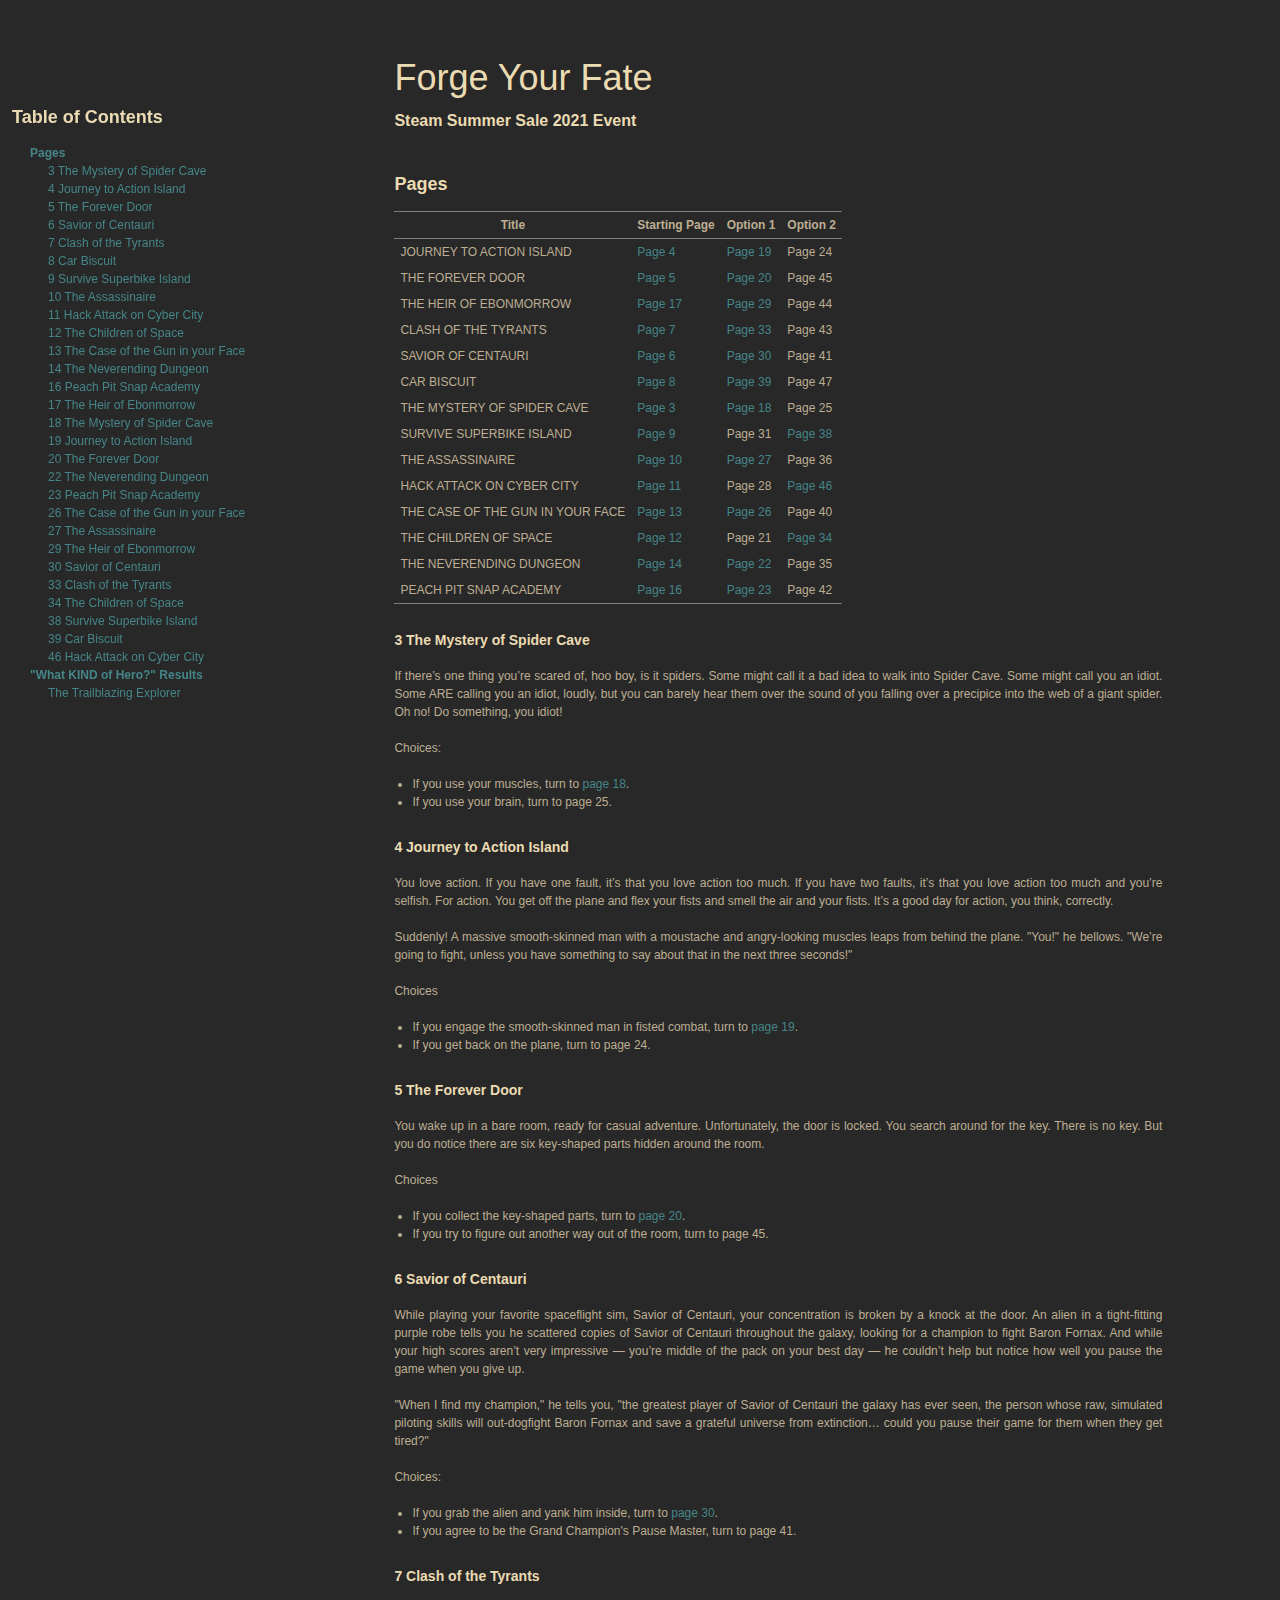
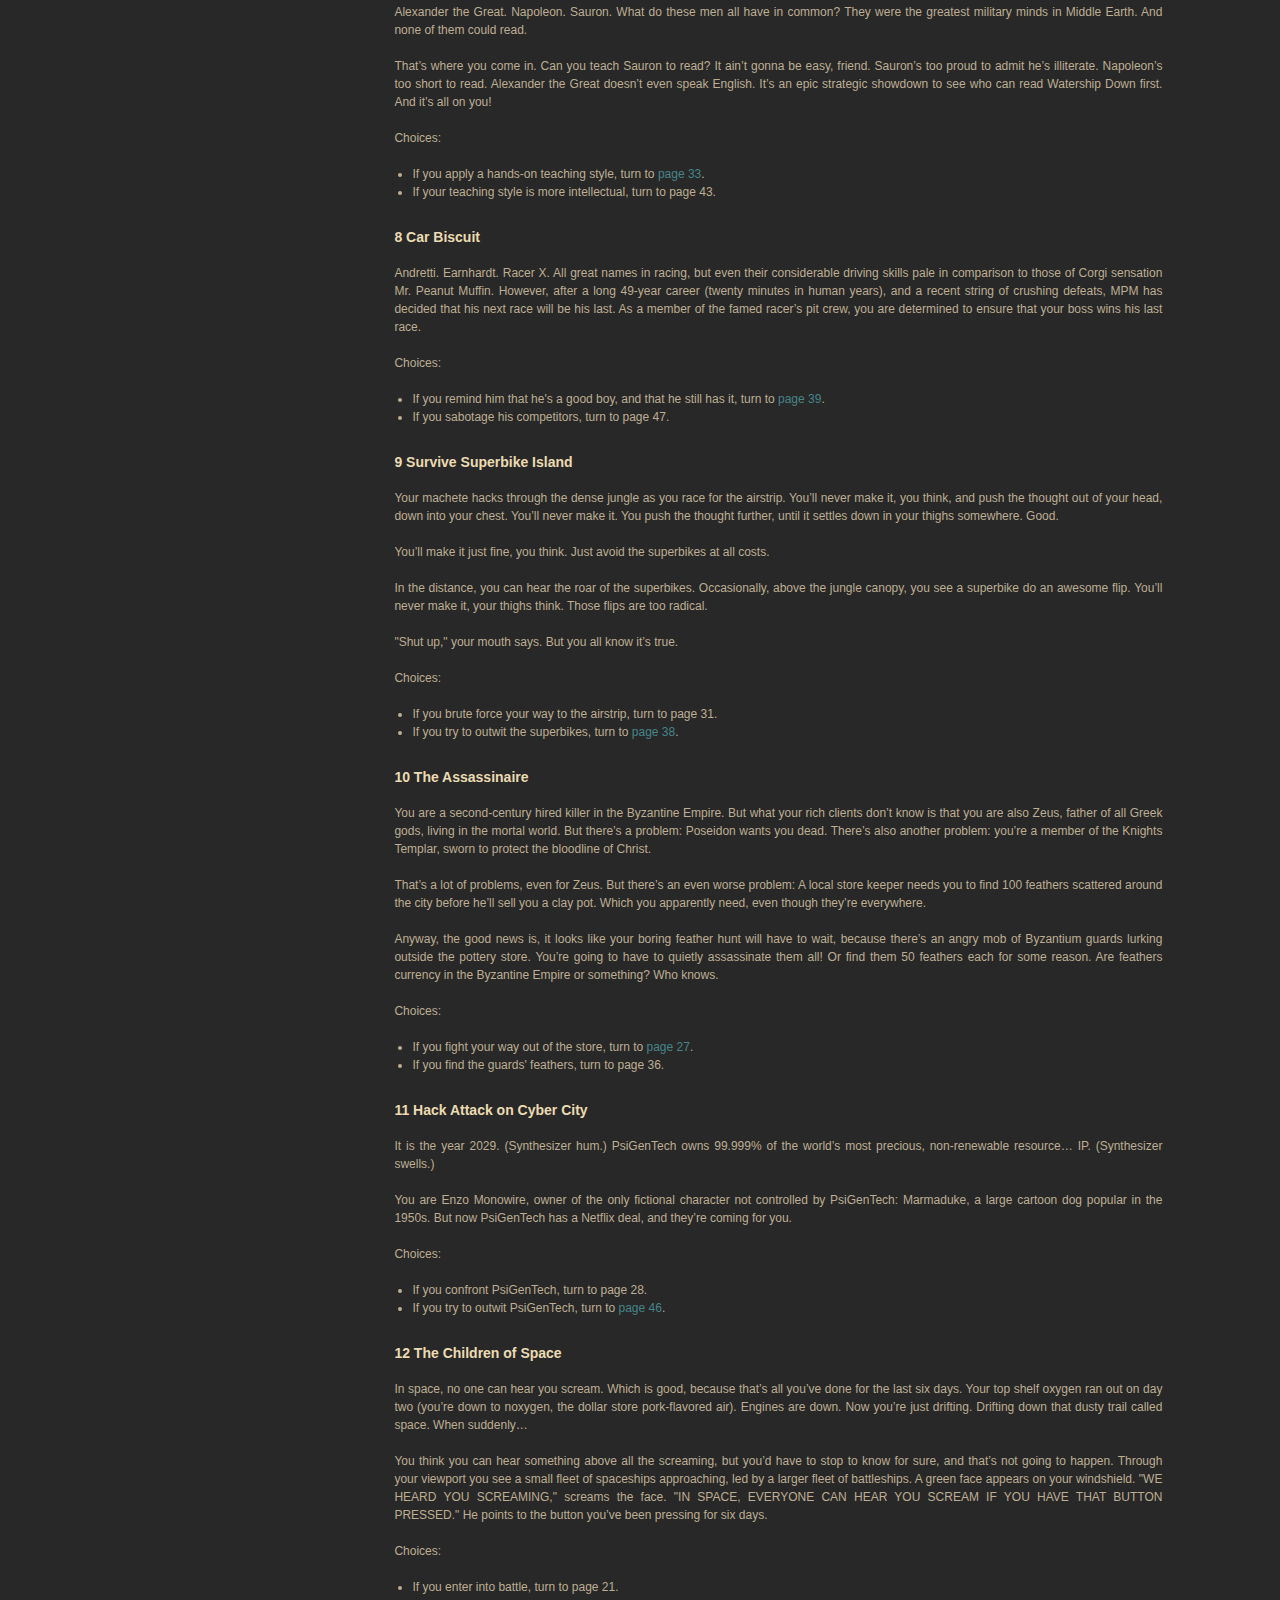
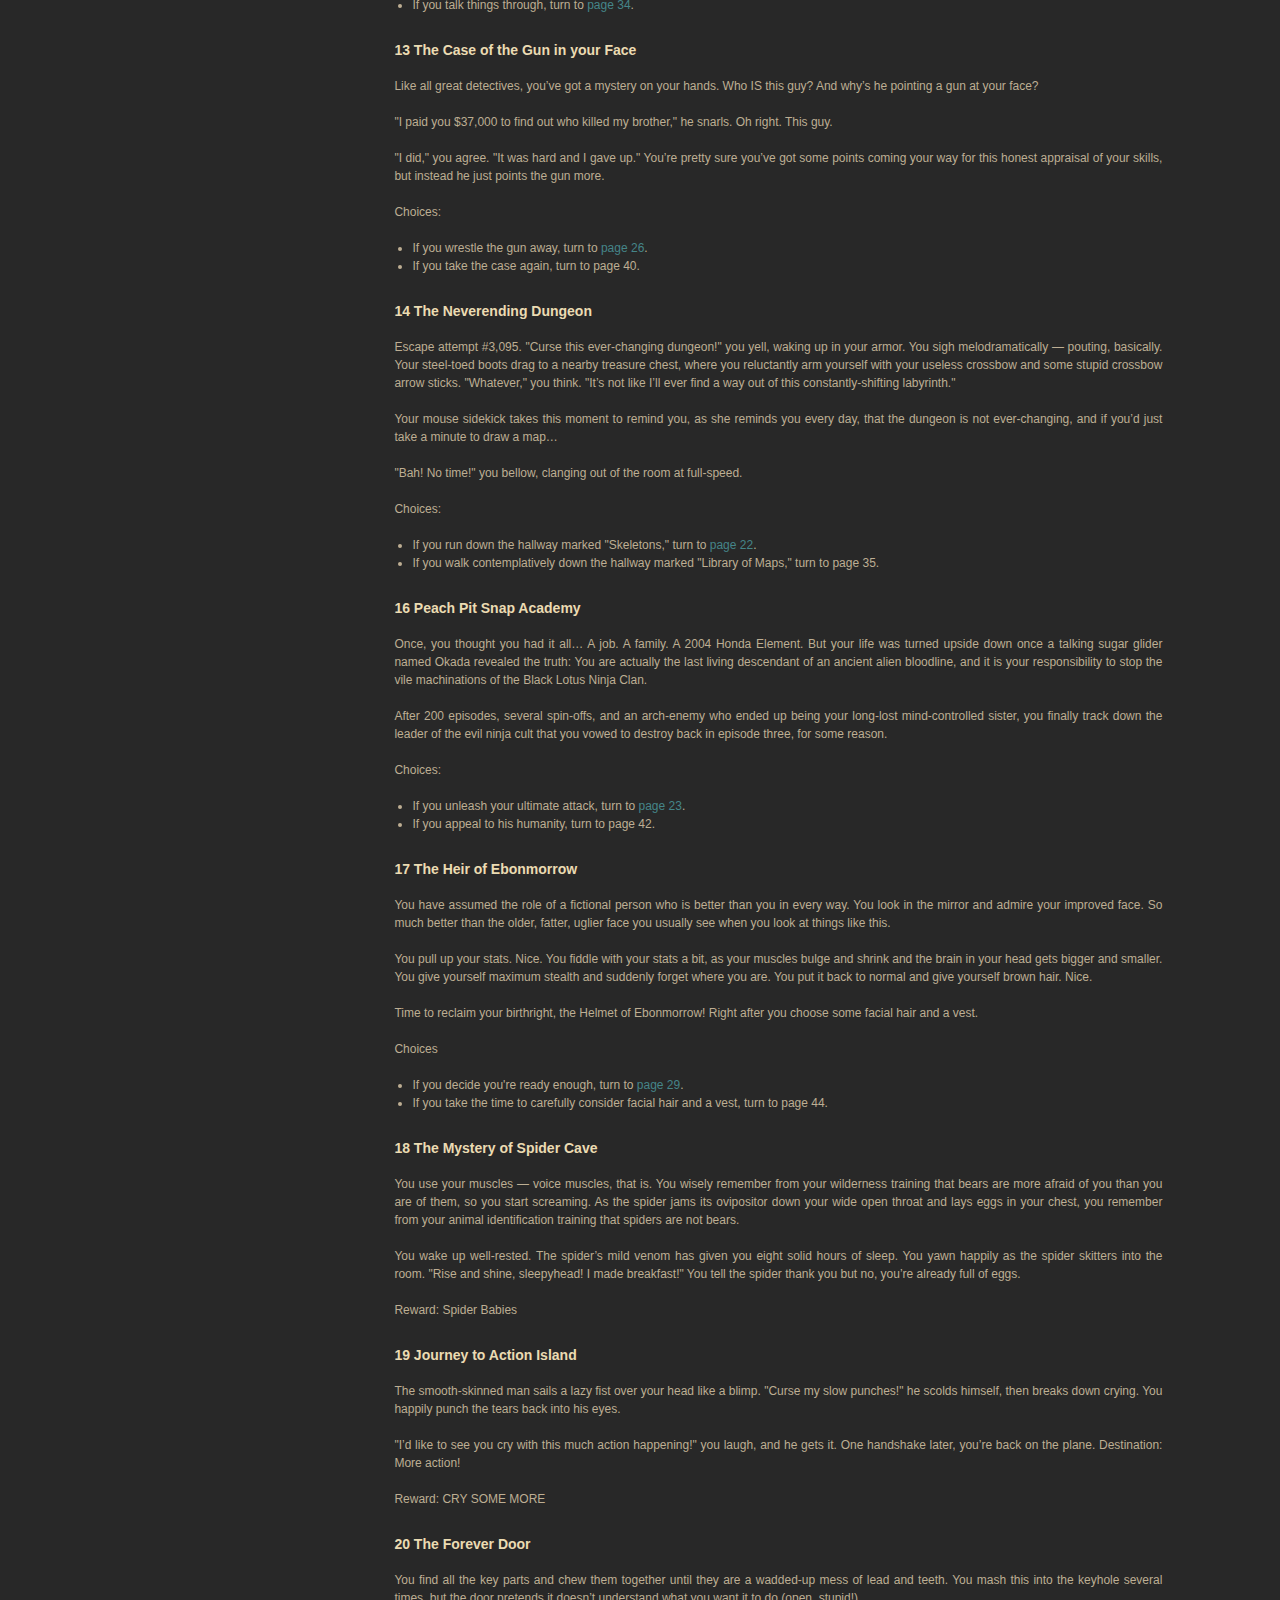
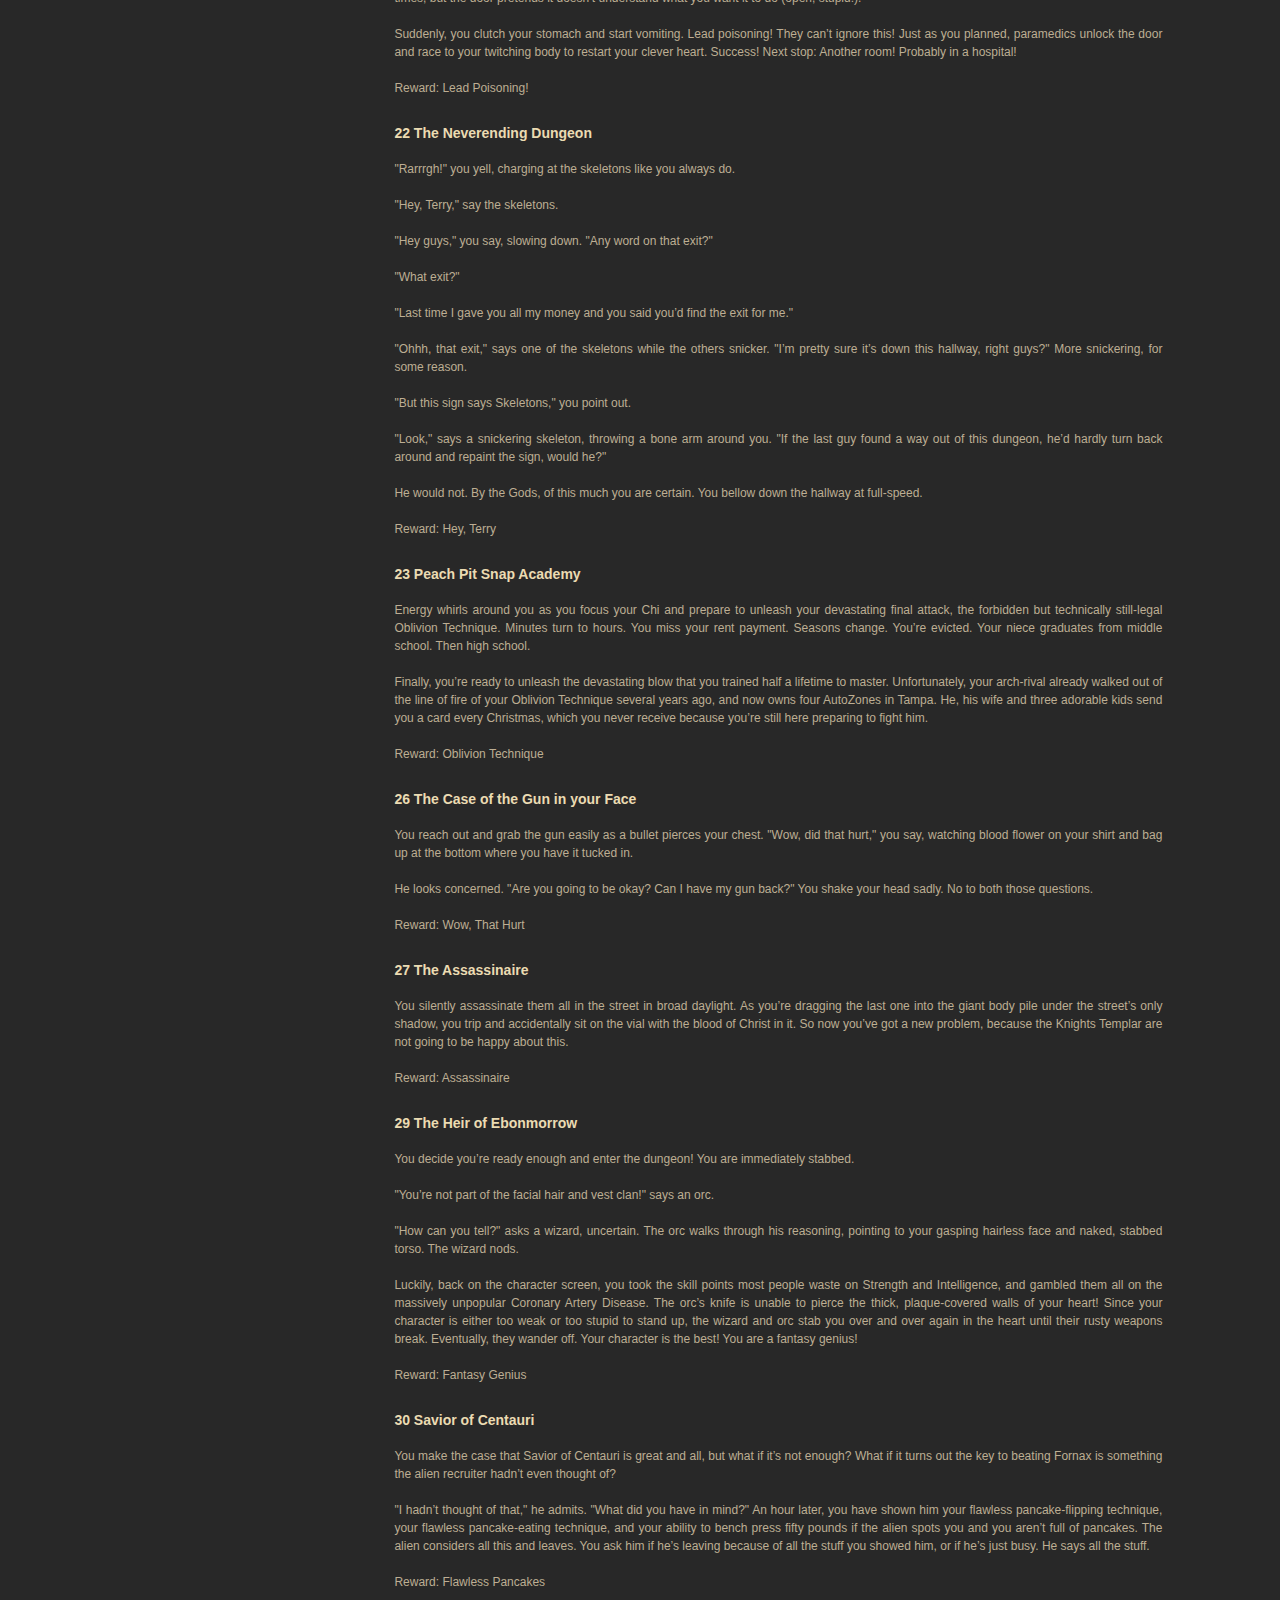
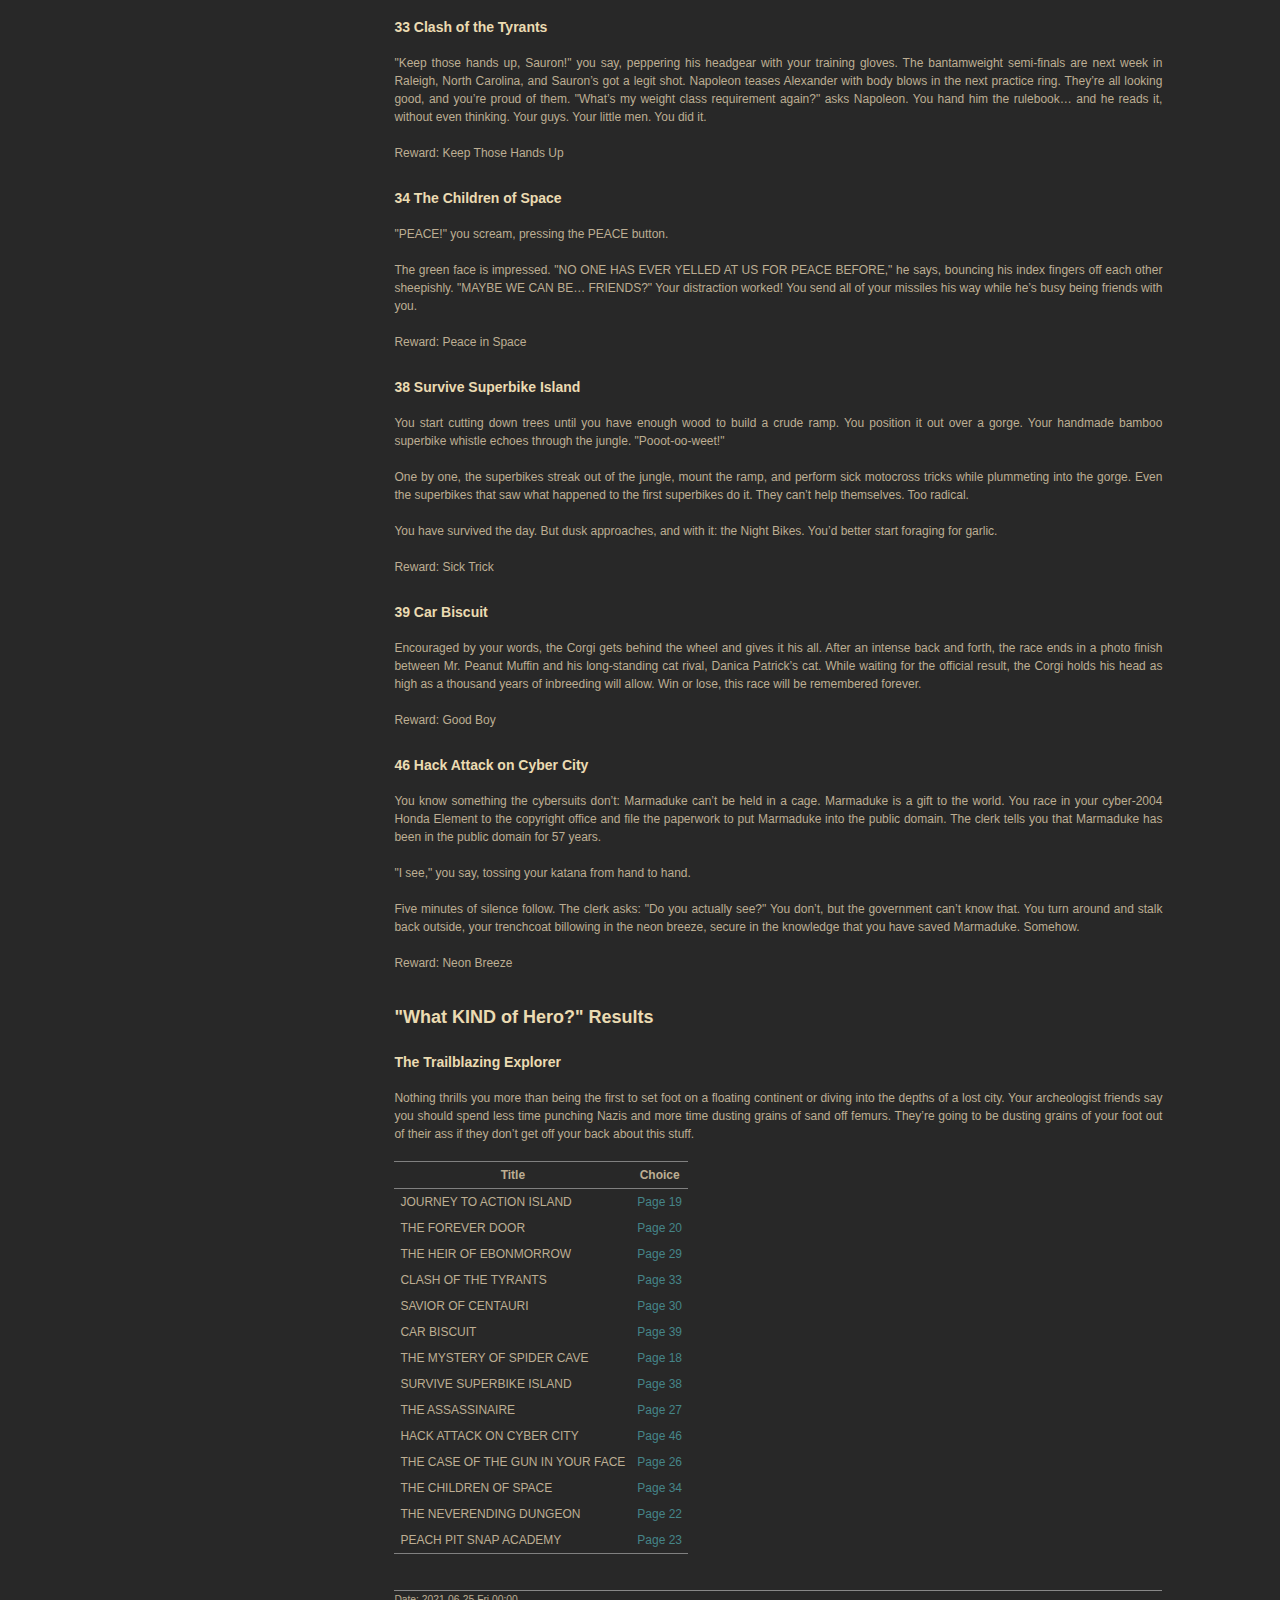
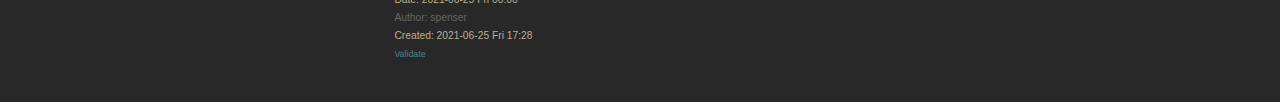
<file: docs/index.html>
<?xml version="1.0" encoding="utf-8"?>
<!DOCTYPE html PUBLIC "-//W3C//DTD XHTML 1.0 Strict//EN"
"http://www.w3.org/TR/xhtml1/DTD/xhtml1-strict.dtd">
<html xmlns="http://www.w3.org/1999/xhtml" lang="en" xml:lang="en">
<head>
<!-- 2021-06-25 Fri 17:28 -->
<meta http-equiv="Content-Type" content="text/html;charset=utf-8" />
<meta name="viewport" content="width=device-width, initial-scale=1" />
<title>Forge Your Fate</title>
<meta name="generator" content="Org mode" />
<meta name="author" content="spenser" />
<style type="text/css">
 <!--/*--><![CDATA[/*><!--*/
  .title  { text-align: center;
             margin-bottom: .2em; }
  .subtitle { text-align: center;
              font-size: medium;
              font-weight: bold;
              margin-top:0; }
  .todo   { font-family: monospace; color: red; }
  .done   { font-family: monospace; color: green; }
  .priority { font-family: monospace; color: orange; }
  .tag    { background-color: #eee; font-family: monospace;
            padding: 2px; font-size: 80%; font-weight: normal; }
  .timestamp { color: #bebebe; }
  .timestamp-kwd { color: #5f9ea0; }
  .org-right  { margin-left: auto; margin-right: 0px;  text-align: right; }
  .org-left   { margin-left: 0px;  margin-right: auto; text-align: left; }
  .org-center { margin-left: auto; margin-right: auto; text-align: center; }
  .underline { text-decoration: underline; }
  #postamble p, #preamble p { font-size: 90%; margin: .2em; }
  p.verse { margin-left: 3%; }
  pre {
    border: 1px solid #ccc;
    box-shadow: 3px 3px 3px #eee;
    padding: 8pt;
    font-family: monospace;
    overflow: auto;
    margin: 1.2em;
  }
  pre.src {
    position: relative;
    overflow: auto;
    padding-top: 1.2em;
  }
  pre.src:before {
    display: none;
    position: absolute;
    background-color: white;
    top: -10px;
    right: 10px;
    padding: 3px;
    border: 1px solid black;
  }
  pre.src:hover:before { display: inline; margin-top: 14px;}
  /* Languages per Org manual */
  pre.src-asymptote:before { content: 'Asymptote'; }
  pre.src-awk:before { content: 'Awk'; }
  pre.src-C:before { content: 'C'; }
  /* pre.src-C++ doesn't work in CSS */
  pre.src-clojure:before { content: 'Clojure'; }
  pre.src-css:before { content: 'CSS'; }
  pre.src-D:before { content: 'D'; }
  pre.src-ditaa:before { content: 'ditaa'; }
  pre.src-dot:before { content: 'Graphviz'; }
  pre.src-calc:before { content: 'Emacs Calc'; }
  pre.src-emacs-lisp:before { content: 'Emacs Lisp'; }
  pre.src-fortran:before { content: 'Fortran'; }
  pre.src-gnuplot:before { content: 'gnuplot'; }
  pre.src-haskell:before { content: 'Haskell'; }
  pre.src-hledger:before { content: 'hledger'; }
  pre.src-java:before { content: 'Java'; }
  pre.src-js:before { content: 'Javascript'; }
  pre.src-latex:before { content: 'LaTeX'; }
  pre.src-ledger:before { content: 'Ledger'; }
  pre.src-lisp:before { content: 'Lisp'; }
  pre.src-lilypond:before { content: 'Lilypond'; }
  pre.src-lua:before { content: 'Lua'; }
  pre.src-matlab:before { content: 'MATLAB'; }
  pre.src-mscgen:before { content: 'Mscgen'; }
  pre.src-ocaml:before { content: 'Objective Caml'; }
  pre.src-octave:before { content: 'Octave'; }
  pre.src-org:before { content: 'Org mode'; }
  pre.src-oz:before { content: 'OZ'; }
  pre.src-plantuml:before { content: 'Plantuml'; }
  pre.src-processing:before { content: 'Processing.js'; }
  pre.src-python:before { content: 'Python'; }
  pre.src-R:before { content: 'R'; }
  pre.src-ruby:before { content: 'Ruby'; }
  pre.src-sass:before { content: 'Sass'; }
  pre.src-scheme:before { content: 'Scheme'; }
  pre.src-screen:before { content: 'Gnu Screen'; }
  pre.src-sed:before { content: 'Sed'; }
  pre.src-sh:before { content: 'shell'; }
  pre.src-sql:before { content: 'SQL'; }
  pre.src-sqlite:before { content: 'SQLite'; }
  /* additional languages in org.el's org-babel-load-languages alist */
  pre.src-forth:before { content: 'Forth'; }
  pre.src-io:before { content: 'IO'; }
  pre.src-J:before { content: 'J'; }
  pre.src-makefile:before { content: 'Makefile'; }
  pre.src-maxima:before { content: 'Maxima'; }
  pre.src-perl:before { content: 'Perl'; }
  pre.src-picolisp:before { content: 'Pico Lisp'; }
  pre.src-scala:before { content: 'Scala'; }
  pre.src-shell:before { content: 'Shell Script'; }
  pre.src-ebnf2ps:before { content: 'ebfn2ps'; }
  /* additional language identifiers per "defun org-babel-execute"
       in ob-*.el */
  pre.src-cpp:before  { content: 'C++'; }
  pre.src-abc:before  { content: 'ABC'; }
  pre.src-coq:before  { content: 'Coq'; }
  pre.src-groovy:before  { content: 'Groovy'; }
  /* additional language identifiers from org-babel-shell-names in
     ob-shell.el: ob-shell is the only babel language using a lambda to put
     the execution function name together. */
  pre.src-bash:before  { content: 'bash'; }
  pre.src-csh:before  { content: 'csh'; }
  pre.src-ash:before  { content: 'ash'; }
  pre.src-dash:before  { content: 'dash'; }
  pre.src-ksh:before  { content: 'ksh'; }
  pre.src-mksh:before  { content: 'mksh'; }
  pre.src-posh:before  { content: 'posh'; }
  /* Additional Emacs modes also supported by the LaTeX listings package */
  pre.src-ada:before { content: 'Ada'; }
  pre.src-asm:before { content: 'Assembler'; }
  pre.src-caml:before { content: 'Caml'; }
  pre.src-delphi:before { content: 'Delphi'; }
  pre.src-html:before { content: 'HTML'; }
  pre.src-idl:before { content: 'IDL'; }
  pre.src-mercury:before { content: 'Mercury'; }
  pre.src-metapost:before { content: 'MetaPost'; }
  pre.src-modula-2:before { content: 'Modula-2'; }
  pre.src-pascal:before { content: 'Pascal'; }
  pre.src-ps:before { content: 'PostScript'; }
  pre.src-prolog:before { content: 'Prolog'; }
  pre.src-simula:before { content: 'Simula'; }
  pre.src-tcl:before { content: 'tcl'; }
  pre.src-tex:before { content: 'TeX'; }
  pre.src-plain-tex:before { content: 'Plain TeX'; }
  pre.src-verilog:before { content: 'Verilog'; }
  pre.src-vhdl:before { content: 'VHDL'; }
  pre.src-xml:before { content: 'XML'; }
  pre.src-nxml:before { content: 'XML'; }
  /* add a generic configuration mode; LaTeX export needs an additional
     (add-to-list 'org-latex-listings-langs '(conf " ")) in .emacs */
  pre.src-conf:before { content: 'Configuration File'; }

  table { border-collapse:collapse; }
  caption.t-above { caption-side: top; }
  caption.t-bottom { caption-side: bottom; }
  td, th { vertical-align:top;  }
  th.org-right  { text-align: center;  }
  th.org-left   { text-align: center;   }
  th.org-center { text-align: center; }
  td.org-right  { text-align: right;  }
  td.org-left   { text-align: left;   }
  td.org-center { text-align: center; }
  dt { font-weight: bold; }
  .footpara { display: inline; }
  .footdef  { margin-bottom: 1em; }
  .figure { padding: 1em; }
  .figure p { text-align: center; }
  .equation-container {
    display: table;
    text-align: center;
    width: 100%;
  }
  .equation {
    vertical-align: middle;
  }
  .equation-label {
    display: table-cell;
    text-align: right;
    vertical-align: middle;
  }
  .inlinetask {
    padding: 10px;
    border: 2px solid gray;
    margin: 10px;
    background: #ffffcc;
  }
  #org-div-home-and-up
   { text-align: right; font-size: 70%; white-space: nowrap; }
  textarea { overflow-x: auto; }
  .linenr { font-size: smaller }
  .code-highlighted { background-color: #ffff00; }
  .org-info-js_info-navigation { border-style: none; }
  #org-info-js_console-label
    { font-size: 10px; font-weight: bold; white-space: nowrap; }
  .org-info-js_search-highlight
    { background-color: #ffff00; color: #000000; font-weight: bold; }
  .org-svg { width: 90%; }
  /*]]>*/-->
</style>
<link rel="stylesheet" type="text/css" href="diobla-info-custom.css"/>
<link rel="stylesheet" type="text/css" media="screen and (max-width: 800px)" href="mobile-hack-lol.css"/>
<script type="text/javascript">
// @license magnet:?xt=urn:btih:e95b018ef3580986a04669f1b5879592219e2a7a&dn=public-domain.txt Public Domain
<!--/*--><![CDATA[/*><!--*/
     function CodeHighlightOn(elem, id)
     {
       var target = document.getElementById(id);
       if(null != target) {
         elem.classList.add("code-highlighted");
         target.classList.add("code-highlighted");
       }
     }
     function CodeHighlightOff(elem, id)
     {
       var target = document.getElementById(id);
       if(null != target) {
         elem.classList.remove("code-highlighted");
         target.classList.remove("code-highlighted");
       }
     }
    /*]]>*///-->
// @license-end
</script>
</head>
<body>
<div id="content">
<h1 class="title">Forge Your Fate
<br />
<span class="subtitle">Steam Summer Sale 2021 Event</span>
</h1>
<div id="table-of-contents">
<h2>Table of Contents</h2>
<div id="text-table-of-contents">
<ul>
<li><a href="#org970c4b1">Pages</a>
<ul>
<li><a href="#org7ad38bb">3 The Mystery of Spider Cave</a></li>
<li><a href="#org0015507">4 Journey to Action Island</a></li>
<li><a href="#orgd25fa95">5 The Forever Door</a></li>
<li><a href="#org079dfdf">6 Savior of Centauri</a></li>
<li><a href="#org8314243">7 Clash of the Tyrants</a></li>
<li><a href="#org2b8dbf4">8 Car Biscuit</a></li>
<li><a href="#org2a7ab0e">9 Survive Superbike Island</a></li>
<li><a href="#org2e54bab">10 The Assassinaire</a></li>
<li><a href="#orgd2d4099">11 Hack Attack on Cyber City</a></li>
<li><a href="#orgc8e5a0b">12 The Children of Space</a></li>
<li><a href="#org8645c70">13 The Case of the Gun in your Face</a></li>
<li><a href="#org172db0f">14 The Neverending Dungeon</a></li>
<li><a href="#org93b4db9">16 Peach Pit Snap Academy</a></li>
<li><a href="#org77674ed">17 The Heir of Ebonmorrow</a></li>
<li><a href="#orgf736140">18 The Mystery of Spider Cave</a></li>
<li><a href="#org6682952">19 Journey to Action Island</a></li>
<li><a href="#orgf63f04d">20 The Forever Door</a></li>
<li><a href="#org92203b5">22 The Neverending Dungeon</a></li>
<li><a href="#orgd0daf23">23 Peach Pit Snap Academy</a></li>
<li><a href="#org9129214">26 The Case of the Gun in your Face</a></li>
<li><a href="#orgd512752">27 The Assassinaire</a></li>
<li><a href="#orgbe87919">29 The Heir of Ebonmorrow</a></li>
<li><a href="#org0d7e2e9">30 Savior of Centauri</a></li>
<li><a href="#orgbf3e0b3">33 Clash of the Tyrants</a></li>
<li><a href="#orgc266006">34 The Children of Space</a></li>
<li><a href="#orgbdb3799">38 Survive Superbike Island</a></li>
<li><a href="#org42f1558">39 Car Biscuit</a></li>
<li><a href="#org72e91e6">46 Hack Attack on Cyber City</a></li>
</ul>
</li>
<li><a href="#org8512bf5">"What KIND of Hero?" Results</a>
<ul>
<li><a href="#org99f8217">The Trailblazing Explorer</a></li>
</ul>
</li>
</ul>
</div>
</div>

<div id="outline-container-org970c4b1" class="outline-2">
<h2 id="org970c4b1">Pages</h2>
<div class="outline-text-2" id="text-org970c4b1">
<table id="orgcfa64da" border="2" cellspacing="0" cellpadding="6" rules="groups" frame="hsides">


<colgroup>
<col  class="org-left" />

<col  class="org-left" />

<col  class="org-left" />

<col  class="org-left" />
</colgroup>
<thead>
<tr>
<th scope="col" class="org-left">Title</th>
<th scope="col" class="org-left">Starting Page</th>
<th scope="col" class="org-left">Option 1</th>
<th scope="col" class="org-left">Option 2</th>
</tr>
</thead>
<tbody>
<tr>
<td class="org-left">JOURNEY TO ACTION ISLAND</td>
<td class="org-left"><a href="#org0015507">Page 4</a></td>
<td class="org-left"><a href="#org6682952">Page 19</a></td>
<td class="org-left">Page 24</td>
</tr>

<tr>
<td class="org-left">THE FOREVER DOOR</td>
<td class="org-left"><a href="#orgd25fa95">Page 5</a></td>
<td class="org-left"><a href="#orgf63f04d">Page 20</a></td>
<td class="org-left">Page 45</td>
</tr>

<tr>
<td class="org-left">THE HEIR OF EBONMORROW</td>
<td class="org-left"><a href="#org77674ed">Page 17</a></td>
<td class="org-left"><a href="#orgbe87919">Page 29</a></td>
<td class="org-left">Page 44</td>
</tr>

<tr>
<td class="org-left">CLASH OF THE TYRANTS</td>
<td class="org-left"><a href="#org8314243">Page 7</a></td>
<td class="org-left"><a href="#orgbf3e0b3">Page 33</a></td>
<td class="org-left">Page 43</td>
</tr>

<tr>
<td class="org-left">SAVIOR OF CENTAURI</td>
<td class="org-left"><a href="#org079dfdf">Page 6</a></td>
<td class="org-left"><a href="#org0d7e2e9">Page 30</a></td>
<td class="org-left">Page 41</td>
</tr>

<tr>
<td class="org-left">CAR BISCUIT</td>
<td class="org-left"><a href="#org2b8dbf4">Page 8</a></td>
<td class="org-left"><a href="#org42f1558">Page 39</a></td>
<td class="org-left">Page 47</td>
</tr>

<tr>
<td class="org-left">THE MYSTERY OF SPIDER CAVE</td>
<td class="org-left"><a href="#org7ad38bb">Page 3</a></td>
<td class="org-left"><a href="#orgf736140">Page 18</a></td>
<td class="org-left">Page 25</td>
</tr>

<tr>
<td class="org-left">SURVIVE SUPERBIKE ISLAND</td>
<td class="org-left"><a href="#org2a7ab0e">Page 9</a></td>
<td class="org-left">Page 31</td>
<td class="org-left"><a href="#orgbdb3799">Page 38</a></td>
</tr>

<tr>
<td class="org-left">THE ASSASSINAIRE</td>
<td class="org-left"><a href="#org2e54bab">Page 10</a></td>
<td class="org-left"><a href="#orgd512752">Page 27</a></td>
<td class="org-left">Page 36</td>
</tr>

<tr>
<td class="org-left">HACK ATTACK ON CYBER CITY</td>
<td class="org-left"><a href="#orgd2d4099">Page 11</a></td>
<td class="org-left">Page 28</td>
<td class="org-left"><a href="#org72e91e6">Page 46</a></td>
</tr>

<tr>
<td class="org-left">THE CASE OF THE GUN IN YOUR FACE</td>
<td class="org-left"><a href="#org8645c70">Page 13</a></td>
<td class="org-left"><a href="#org9129214">Page 26</a></td>
<td class="org-left">Page 40</td>
</tr>

<tr>
<td class="org-left">THE CHILDREN OF SPACE</td>
<td class="org-left"><a href="#orgc8e5a0b">Page 12</a></td>
<td class="org-left">Page 21</td>
<td class="org-left"><a href="#orgc266006">Page 34</a></td>
</tr>

<tr>
<td class="org-left">THE NEVERENDING DUNGEON</td>
<td class="org-left"><a href="#org172db0f">Page 14</a></td>
<td class="org-left"><a href="#org92203b5">Page 22</a></td>
<td class="org-left">Page 35</td>
</tr>

<tr>
<td class="org-left">PEACH PIT SNAP ACADEMY</td>
<td class="org-left"><a href="#org93b4db9">Page 16</a></td>
<td class="org-left"><a href="#orgd0daf23">Page 23</a></td>
<td class="org-left">Page 42</td>
</tr>
</tbody>
</table>
</div>
<div id="outline-container-org7ad38bb" class="outline-3">
<h3 id="org7ad38bb">3 The Mystery of Spider Cave</h3>
<div class="outline-text-3" id="text-org7ad38bb">
<p>
If there’s one thing you’re scared of, hoo boy, is it spiders. Some
might call it a bad idea to walk into Spider Cave. Some might call you
an idiot. Some ARE calling you an idiot, loudly, but you can barely
hear them over the sound of you falling over a precipice into the web
of a giant spider. Oh no! Do something, you idiot!
</p>

<p>
Choices:
</p>
<ul class="org-ul">
<li>If you use your muscles, turn to <a href="#orgf736140">page 18</a>.</li>
<li>If you use your brain, turn to page 25.</li>
</ul>
</div>
</div>
<div id="outline-container-org0015507" class="outline-3">
<h3 id="org0015507">4 Journey to Action Island</h3>
<div class="outline-text-3" id="text-org0015507">
<p>
You love action. If you have one fault, it’s that you love action too
much. If you have two faults, it’s that you love action too much and
you’re selfish. For action. You get off the plane and flex your fists
and smell the air and your fists. It’s a good day for action, you
think, correctly.
</p>

<p>
Suddenly! A massive smooth-skinned man with a moustache and
angry-looking muscles leaps from behind the plane. "You!" he
bellows. "We’re going to fight, unless you have something to say about
that in the next three seconds!"
</p>

<p>
Choices
</p>
<ul class="org-ul">
<li>If you engage the smooth-skinned man in fisted combat, turn to
<a href="#org6682952">page 19</a>.</li>
<li>If you get back on the plane, turn to page 24.</li>
</ul>
</div>
</div>
<div id="outline-container-orgd25fa95" class="outline-3">
<h3 id="orgd25fa95">5 The Forever Door</h3>
<div class="outline-text-3" id="text-orgd25fa95">
<p>
You wake up in a bare room, ready for casual adventure. Unfortunately,
the door is locked. You search around for the key. There is no
key. But you do notice there are six key-shaped parts hidden around
the room.
</p>

<p>
Choices
</p>
<ul class="org-ul">
<li>If you collect the key-shaped parts, turn to <a href="#orgf63f04d">page 20</a>.</li>
<li>If you try to figure out another way out of the room, turn to
page 45.</li>
</ul>
</div>
</div>
<div id="outline-container-org079dfdf" class="outline-3">
<h3 id="org079dfdf">6 Savior of Centauri</h3>
<div class="outline-text-3" id="text-org079dfdf">
<p>
While playing your favorite spaceflight sim, Savior of Centauri, your
concentration is broken by a knock at the door. An alien in a
tight-fitting purple robe tells you he scattered copies of Savior of
Centauri throughout the galaxy, looking for a champion to fight Baron
Fornax. And while your high scores aren’t very impressive — you’re
middle of the pack on your best day — he couldn’t help but notice how
well you pause the game when you give up.
</p>

<p>
"When I find my champion," he tells you, "the greatest player of
Savior of Centauri the galaxy has ever seen, the person whose raw,
simulated piloting skills will out-dogfight Baron Fornax and save a
grateful universe from extinction… could you pause their game for them
when they get tired?"
</p>

<p>
Choices:
</p>
<ul class="org-ul">
<li>If you grab the alien and yank him inside, turn to <a href="#org0d7e2e9">page 30</a>.</li>
<li>If you agree to be the Grand Champion's Pause Master, turn to
page 41.</li>
</ul>
</div>
</div>
<div id="outline-container-org8314243" class="outline-3">
<h3 id="org8314243">7 Clash of the Tyrants</h3>
<div class="outline-text-3" id="text-org8314243">
<p>
Alexander the Great. Napoleon. Sauron. What do these men all have in
common? They were the greatest military minds in Middle Earth. And
none of them could read.
</p>

<p>
That’s where you come in. Can you teach Sauron to read? It ain’t gonna
be easy, friend. Sauron’s too proud to admit he’s
illiterate. Napoleon’s too short to read. Alexander the Great doesn’t
even speak English. It’s an epic strategic showdown to see who can
read Watership Down first. And it’s all on you!
</p>

<p>
Choices:
</p>
<ul class="org-ul">
<li>If you apply a hands-on teaching style, turn to <a href="#orgbf3e0b3">page 33</a>.</li>
<li>If your teaching style is more intellectual, turn to page 43.</li>
</ul>
</div>
</div>
<div id="outline-container-org2b8dbf4" class="outline-3">
<h3 id="org2b8dbf4">8 Car Biscuit</h3>
<div class="outline-text-3" id="text-org2b8dbf4">
<p>
Andretti. Earnhardt. Racer X. All great names in racing, but even
their considerable driving skills pale in comparison to those of Corgi
sensation Mr. Peanut Muffin. However, after a long 49-year career
(twenty minutes in human years), and a recent string of crushing
defeats, MPM has decided that his next race will be his last. As a
member of the famed racer’s pit crew, you are determined to ensure
that your boss wins his last race.
</p>

<p>
Choices:
</p>
<ul class="org-ul">
<li>If you remind him that he's a good boy, and that he still has it,
turn to <a href="#org42f1558">page 39</a>.</li>
<li>If you sabotage his competitors, turn to page 47.</li>
</ul>
</div>
</div>
<div id="outline-container-org2a7ab0e" class="outline-3">
<h3 id="org2a7ab0e">9 Survive Superbike Island</h3>
<div class="outline-text-3" id="text-org2a7ab0e">
<p>
Your machete hacks through the dense jungle as you race for the
airstrip. You’ll never make it, you think, and push the thought out of
your head, down into your chest. You’ll never make it. You push the
thought further, until it settles down in your thighs somewhere. Good.
</p>

<p>
You’ll make it just fine, you think. Just avoid the superbikes at all
costs.
</p>

<p>
In the distance, you can hear the roar of the
superbikes. Occasionally, above the jungle canopy, you see a superbike
do an awesome flip. You’ll never make it, your thighs think. Those
flips are too radical.
</p>

<p>
"Shut up," your mouth says. But you all know it’s true.
</p>

<p>
Choices:
</p>
<ul class="org-ul">
<li>If you brute force your way to the airstrip, turn to page 31.</li>
<li>If you try to outwit the superbikes, turn to <a href="#orgbdb3799">page 38</a>.</li>
</ul>
</div>
</div>
<div id="outline-container-org2e54bab" class="outline-3">
<h3 id="org2e54bab">10 The Assassinaire</h3>
<div class="outline-text-3" id="text-org2e54bab">
<p>
You are a second-century hired killer in the Byzantine Empire. But
what your rich clients don’t know is that you are also Zeus, father of
all Greek gods, living in the mortal world. But there’s a problem:
Poseidon wants you dead. There’s also another problem: you’re a member
of the Knights Templar, sworn to protect the bloodline of Christ.
</p>

<p>
That’s a lot of problems, even for Zeus. But there’s an even worse
problem: A local store keeper needs you to find 100 feathers scattered
around the city before he’ll sell you a clay pot. Which you apparently
need, even though they’re everywhere.
</p>

<p>
Anyway, the good news is, it looks like your boring feather hunt will
have to wait, because there’s an angry mob of Byzantium guards lurking
outside the pottery store. You’re going to have to quietly assassinate
them all! Or find them 50 feathers each for some reason. Are feathers
currency in the Byzantine Empire or something? Who knows.
</p>

<p>
Choices:
</p>
<ul class="org-ul">
<li>If you fight your way out of the store, turn to <a href="#orgd512752">page 27</a>.</li>
<li>If you find the guards' feathers, turn to page 36.</li>
</ul>
</div>
</div>
<div id="outline-container-orgd2d4099" class="outline-3">
<h3 id="orgd2d4099">11 Hack Attack on Cyber City</h3>
<div class="outline-text-3" id="text-orgd2d4099">
<p>
It is the year 2029. (Synthesizer hum.) PsiGenTech owns 99.999% of the
world’s most precious, non-renewable resource… IP. (Synthesizer
swells.)
</p>

<p>
You are Enzo Monowire, owner of the only fictional character not
controlled by PsiGenTech: Marmaduke, a large cartoon dog popular in
the 1950s. But now PsiGenTech has a Netflix deal, and they’re coming
for you.
</p>

<p>
Choices:
</p>
<ul class="org-ul">
<li>If you confront PsiGenTech, turn to page 28.</li>
<li>If you try to outwit PsiGenTech, turn to <a href="#org72e91e6">page 46</a>.</li>
</ul>
</div>
</div>
<div id="outline-container-orgc8e5a0b" class="outline-3">
<h3 id="orgc8e5a0b">12 The Children of Space</h3>
<div class="outline-text-3" id="text-orgc8e5a0b">
<p>
In space, no one can hear you scream. Which is good, because that’s
all you’ve done for the last six days. Your top shelf oxygen ran out
on day two (you’re down to noxygen, the dollar store pork-flavored
air). Engines are down. Now you’re just drifting. Drifting down that
dusty trail called space. When suddenly…
</p>

<p>
You think you can hear something above all the screaming, but you’d
have to stop to know for sure, and that’s not going to happen. Through
your viewport you see a small fleet of spaceships approaching, led by
a larger fleet of battleships. A green face appears on your
windshield. "WE HEARD YOU SCREAMING," screams the face. "IN SPACE,
EVERYONE CAN HEAR YOU SCREAM IF YOU HAVE THAT BUTTON PRESSED." He
points to the button you’ve been pressing for six days.
</p>

<p>
Choices:
</p>
<ul class="org-ul">
<li>If you enter into battle, turn to page 21.</li>
<li>If you talk things through, turn to <a href="#orgc266006">page 34</a>.</li>
</ul>
</div>
</div>
<div id="outline-container-org8645c70" class="outline-3">
<h3 id="org8645c70">13 The Case of the Gun in your Face</h3>
<div class="outline-text-3" id="text-org8645c70">
<p>
Like all great detectives, you’ve got a mystery on your hands. Who IS
this guy? And why’s he pointing a gun at your face?
</p>

<p>
"I paid you $37,000 to find out who killed my brother," he snarls. Oh
right. This guy.
</p>

<p>
"I did," you agree. "It was hard and I gave up." You’re pretty sure
you’ve got some points coming your way for this honest appraisal of
your skills, but instead he just points the gun more.
</p>

<p>
Choices:
</p>
<ul class="org-ul">
<li>If you wrestle the gun away, turn to <a href="#org9129214">page 26</a>.</li>
<li>If you take the case again, turn to page 40.</li>
</ul>
</div>
</div>
<div id="outline-container-org172db0f" class="outline-3">
<h3 id="org172db0f">14 The Neverending Dungeon</h3>
<div class="outline-text-3" id="text-org172db0f">
<p>
Escape attempt #3,095. "Curse this ever-changing dungeon!" you yell,
waking up in your armor.  You sigh melodramatically — pouting,
basically. Your steel-toed boots drag to a nearby treasure chest,
where you reluctantly arm yourself with your useless crossbow and some
stupid crossbow arrow sticks. "Whatever," you think. "It’s not like
I’ll ever find a way out of this constantly-shifting labyrinth."
</p>

<p>
Your mouse sidekick takes this moment to remind you, as she reminds
you every day, that the dungeon is not ever-changing, and if you’d
just take a minute to draw a map…
</p>

<p>
"Bah! No time!" you bellow, clanging out of the room at full-speed.
</p>

<p>
Choices:
</p>
<ul class="org-ul">
<li>If you run down the hallway marked "Skeletons," turn to <a href="#org92203b5">page 22</a>.</li>
<li>If you walk contemplatively down the hallway marked "Library of
Maps," turn to page 35.</li>
</ul>
</div>
</div>
<div id="outline-container-org93b4db9" class="outline-3">
<h3 id="org93b4db9">16 Peach Pit Snap Academy</h3>
<div class="outline-text-3" id="text-org93b4db9">
<p>
Once, you thought you had it all&#x2026;  A job.  A family. A 2004 Honda
Element. But your life was turned upside down once a talking sugar
glider named Okada revealed the truth: You are actually the last
living descendant of an ancient alien bloodline, and it is your
responsibility to stop the vile machinations of the Black Lotus Ninja
Clan.
</p>

<p>
After 200 episodes, several spin-offs, and an arch-enemy who ended up
being your long-lost mind-controlled sister, you finally track down
the leader of the evil ninja cult that you vowed to destroy back in
episode three, for some reason.
</p>

<p>
Choices:
</p>
<ul class="org-ul">
<li>If you unleash your ultimate attack, turn to <a href="#orgd0daf23">page 23</a>.</li>
<li>If you appeal to his humanity, turn to page 42.</li>
</ul>
</div>
</div>
<div id="outline-container-org77674ed" class="outline-3">
<h3 id="org77674ed">17 The Heir of Ebonmorrow</h3>
<div class="outline-text-3" id="text-org77674ed">
<p>
You have assumed the role of a fictional person who is better than you
in every way. You look in the mirror and admire your improved face. So
much better than the older, fatter, uglier face you usually see when
you look at things like this.
</p>

<p>
You pull up your stats. Nice. You fiddle with your stats a bit, as
your muscles bulge and shrink and the brain in your head gets bigger
and smaller. You give yourself maximum stealth and suddenly forget
where you are. You put it back to normal and give yourself brown
hair. Nice.
</p>

<p>
Time to reclaim your birthright, the Helmet of Ebonmorrow! Right after
you choose some facial hair and a vest.
</p>

<p>
Choices
</p>
<ul class="org-ul">
<li>If you decide you're ready enough, turn to <a href="#orgbe87919">page 29</a>.</li>
<li>If you take the time to carefully consider facial hair and a vest,
turn to page 44.</li>
</ul>
</div>
</div>
<div id="outline-container-orgf736140" class="outline-3">
<h3 id="orgf736140">18 The Mystery of Spider Cave</h3>
<div class="outline-text-3" id="text-orgf736140">
<p>
You use your muscles — voice muscles, that is. You wisely remember
from your wilderness training that bears are more afraid of you than
you are of them, so you start screaming. As the spider jams its
ovipositor down your wide open throat and lays eggs in your chest, you
remember from your animal identification training that spiders are not
bears.
</p>

<p>
You wake up well-rested. The spider’s mild venom has given you eight
solid hours of sleep. You yawn happily as the spider skitters into the
room. "Rise and shine, sleepyhead! I made breakfast!" You tell the
spider thank you but no, you’re already full of eggs.
</p>

<p>
Reward: Spider Babies
</p>
</div>
</div>
<div id="outline-container-org6682952" class="outline-3">
<h3 id="org6682952">19 Journey to Action Island</h3>
<div class="outline-text-3" id="text-org6682952">
<p>
The smooth-skinned man sails a lazy fist over your head like a
blimp. "Curse my slow punches!" he scolds himself, then breaks down
crying. You happily punch the tears back into his eyes.
</p>

<p>
"I’d like to see you cry with this much action happening!" you laugh,
and he gets it. One handshake later, you’re back on the
plane. Destination: More action!
</p>

<p>
Reward: CRY SOME MORE
</p>
</div>
</div>
<div id="outline-container-orgf63f04d" class="outline-3">
<h3 id="orgf63f04d">20 The Forever Door</h3>
<div class="outline-text-3" id="text-orgf63f04d">
<p>
You find all the key parts and chew them together until they are a
wadded-up mess of lead and teeth. You mash this into the keyhole
several times, but the door pretends it doesn’t understand what you
want it to do (open, stupid!).
</p>

<p>
Suddenly, you clutch your stomach and start vomiting. Lead poisoning!
They can’t ignore this! Just as you planned, paramedics unlock the
door and race to your twitching body to restart your clever
heart. Success! Next stop: Another room! Probably in a hospital!
</p>

<p>
Reward: Lead Poisoning!
</p>
</div>
</div>
<div id="outline-container-org92203b5" class="outline-3">
<h3 id="org92203b5">22 The Neverending Dungeon</h3>
<div class="outline-text-3" id="text-org92203b5">
<p>
"Rarrrgh!" you yell, charging at the skeletons like you always do.
</p>

<p>
"Hey, Terry," say the skeletons.
</p>

<p>
"Hey guys," you say, slowing down. "Any word on that exit?"
</p>

<p>
"What exit?"
</p>

<p>
"Last time I gave you all my money and you said you’d find the exit
for me."
</p>

<p>
"Ohhh, that exit," says one of the skeletons while the others
snicker. "I’m pretty sure it’s down this hallway, right guys?" More
snickering, for some reason.
</p>

<p>
"But this sign says Skeletons," you point out.
</p>

<p>
"Look," says a snickering skeleton, throwing a bone arm around
you. "If the last guy found a way out of this dungeon, he’d hardly
turn back around and repaint the sign, would he?"
</p>

<p>
He would not. By the Gods, of this much you are certain. You bellow
down the hallway at full-speed.
</p>

<p>
Reward: Hey, Terry
</p>
</div>
</div>
<div id="outline-container-orgd0daf23" class="outline-3">
<h3 id="orgd0daf23">23 Peach Pit Snap Academy</h3>
<div class="outline-text-3" id="text-orgd0daf23">
<p>
Energy whirls around you as you focus your Chi and prepare to unleash
your devastating final attack, the forbidden but technically
still-legal Oblivion Technique. Minutes turn to hours. You miss your
rent payment. Seasons change. You’re evicted. Your niece graduates
from middle school. Then high school.
</p>

<p>
Finally, you’re ready to unleash the devastating blow that you trained
half a lifetime to master. Unfortunately, your arch-rival already
walked out of the line of fire of your Oblivion Technique several
years ago, and now owns four AutoZones in Tampa. He, his wife and
three adorable kids send you a card every Christmas, which you never
receive because you’re still here preparing to fight him.
</p>

<p>
Reward: Oblivion Technique
</p>
</div>
</div>
<div id="outline-container-org9129214" class="outline-3">
<h3 id="org9129214">26 The Case of the Gun in your Face</h3>
<div class="outline-text-3" id="text-org9129214">
<p>
You reach out and grab the gun easily as a bullet pierces your
chest. "Wow, did that hurt," you say, watching blood flower on your
shirt and bag up at the bottom where you have it tucked in.
</p>

<p>
He looks concerned. "Are you going to be okay? Can I have my gun
back?" You shake your head sadly. No to both those questions.
</p>

<p>
Reward: Wow, That Hurt
</p>
</div>
</div>
<div id="outline-container-orgd512752" class="outline-3">
<h3 id="orgd512752">27 The Assassinaire</h3>
<div class="outline-text-3" id="text-orgd512752">
<p>
You silently assassinate them all in the street in broad daylight. As
you’re dragging the last one into the giant body pile under the
street’s only shadow, you trip and accidentally sit on the vial with
the blood of Christ in it. So now you’ve got a new problem, because
the Knights Templar are not going to be happy about this.
</p>

<p>
Reward: Assassinaire
</p>
</div>
</div>
<div id="outline-container-orgbe87919" class="outline-3">
<h3 id="orgbe87919">29 The Heir of Ebonmorrow</h3>
<div class="outline-text-3" id="text-orgbe87919">
<p>
You decide you’re ready enough and enter the dungeon! You are
immediately stabbed.
</p>

<p>
"You’re not part of the facial hair and vest clan!" says an orc.
</p>

<p>
"How can you tell?" asks a wizard, uncertain. The orc walks through
his reasoning, pointing to your gasping hairless face and naked,
stabbed torso. The wizard nods.
</p>

<p>
Luckily, back on the character screen, you took the skill points most
people waste on Strength and Intelligence, and gambled them all on the
massively unpopular Coronary Artery Disease. The orc’s knife is unable
to pierce the thick, plaque-covered walls of your heart! Since your
character is either too weak or too stupid to stand up, the wizard and
orc stab you over and over again in the heart until their rusty
weapons break. Eventually, they wander off. Your character is the
best! You are a fantasy genius!
</p>

<p>
Reward: Fantasy Genius
</p>
</div>
</div>
<div id="outline-container-org0d7e2e9" class="outline-3">
<h3 id="org0d7e2e9">30 Savior of Centauri</h3>
<div class="outline-text-3" id="text-org0d7e2e9">
<p>
You make the case that Savior of Centauri is great and all, but what
if it’s not enough? What if it turns out the key to beating Fornax is
something the alien recruiter hadn’t even thought of?
</p>

<p>
"I hadn’t thought of that," he admits. "What did you have in mind?" An
hour later, you have shown him your flawless pancake-flipping
technique, your flawless pancake-eating technique, and your ability to
bench press fifty pounds if the alien spots you and you aren’t full of
pancakes. The alien considers all this and leaves. You ask him if he’s
leaving because of all the stuff you showed him, or if he’s just
busy. He says all the stuff.
</p>

<p>
Reward: Flawless Pancakes
</p>
</div>
</div>
<div id="outline-container-orgbf3e0b3" class="outline-3">
<h3 id="orgbf3e0b3">33 Clash of the Tyrants</h3>
<div class="outline-text-3" id="text-orgbf3e0b3">
<p>
"Keep those hands up, Sauron!" you say, peppering his headgear with
your training gloves. The bantamweight semi-finals are next week in
Raleigh, North Carolina, and Sauron’s got a legit shot. Napoleon
teases Alexander with body blows in the next practice ring. They’re
all looking good, and you’re proud of them. "What’s my weight class
requirement again?" asks Napoleon. You hand him the rulebook… and he
reads it, without even thinking. Your guys. Your little men. You did
it.
</p>

<p>
Reward: Keep Those Hands Up
</p>
</div>
</div>
<div id="outline-container-orgc266006" class="outline-3">
<h3 id="orgc266006">34 The Children of Space</h3>
<div class="outline-text-3" id="text-orgc266006">
<p>
"PEACE!" you scream, pressing the PEACE button.
</p>

<p>
The green face is impressed. "NO ONE HAS EVER YELLED AT US FOR PEACE
BEFORE," he says, bouncing his index fingers off each other
sheepishly. "MAYBE WE CAN BE&#x2026; FRIENDS?" Your distraction worked! You
send all of your missiles his way while he’s busy being friends with
you.
</p>

<p>
Reward: Peace in Space
</p>
</div>
</div>
<div id="outline-container-orgbdb3799" class="outline-3">
<h3 id="orgbdb3799">38 Survive Superbike Island</h3>
<div class="outline-text-3" id="text-orgbdb3799">
<p>
You start cutting down trees until you have enough wood to build a
crude ramp. You position it out over a gorge. Your handmade bamboo
superbike whistle echoes through the jungle. "Pooot-oo-weet!"
</p>

<p>
One by one, the superbikes streak out of the jungle, mount the ramp,
and perform sick motocross tricks while plummeting into the
gorge. Even the superbikes that saw what happened to the first
superbikes do it. They can’t help themselves. Too radical.
</p>

<p>
You have survived the day.  But dusk approaches, and with it: the
Night Bikes. You’d better start foraging for garlic.
</p>

<p>
Reward: Sick Trick
</p>
</div>
</div>
<div id="outline-container-org42f1558" class="outline-3">
<h3 id="org42f1558">39 Car Biscuit</h3>
<div class="outline-text-3" id="text-org42f1558">
<p>
Encouraged by your words, the Corgi gets behind the wheel and gives it
his all.  After an intense back and forth, the race ends in a photo
finish between Mr. Peanut Muffin and his long-standing cat rival,
Danica Patrick’s cat. While waiting for the official result, the Corgi
holds his head as high as a thousand years of inbreeding will
allow. Win or lose, this race will be remembered forever.
</p>

<p>
Reward: Good Boy
</p>
</div>
</div>
<div id="outline-container-org72e91e6" class="outline-3">
<h3 id="org72e91e6">46 Hack Attack on Cyber City</h3>
<div class="outline-text-3" id="text-org72e91e6">
<p>
You know something the cybersuits don’t: Marmaduke can’t be held in a
cage. Marmaduke is a gift to the world. You race in your cyber-2004
Honda Element to the copyright office and file the paperwork to put
Marmaduke into the public domain. The clerk tells you that Marmaduke
has been in the public domain for 57 years.
</p>

<p>
"I see," you say, tossing your katana from hand to hand.
</p>

<p>
Five minutes of silence follow. The clerk asks: "Do you actually see?"
You don’t, but the government can’t know that. You turn around and
stalk back outside, your trenchcoat billowing in the neon breeze,
secure in the knowledge that you have saved Marmaduke. Somehow.
</p>

<p>
Reward: Neon Breeze
</p>
</div>
</div>
</div>
<div id="outline-container-org8512bf5" class="outline-2">
<h2 id="org8512bf5">"What KIND of Hero?" Results</h2>
<div class="outline-text-2" id="text-org8512bf5">
</div>
<div id="outline-container-org99f8217" class="outline-3">
<h3 id="org99f8217">The Trailblazing Explorer</h3>
<div class="outline-text-3" id="text-org99f8217">
<p>
Nothing thrills you more than being the first to set foot on a
floating continent or diving into the depths of a lost city. Your
archeologist friends say you should spend less time punching Nazis and
more time dusting grains of sand off femurs. They’re going to be
dusting grains of your foot out of their ass if they don’t get off
your back about this stuff.
</p>

<table id="org0a9e733" border="2" cellspacing="0" cellpadding="6" rules="groups" frame="hsides">


<colgroup>
<col  class="org-left" />

<col  class="org-left" />
</colgroup>
<thead>
<tr>
<th scope="col" class="org-left">Title</th>
<th scope="col" class="org-left">Choice</th>
</tr>
</thead>
<tbody>
<tr>
<td class="org-left">JOURNEY TO ACTION ISLAND</td>
<td class="org-left"><a href="#org6682952">Page 19</a></td>
</tr>

<tr>
<td class="org-left">THE FOREVER DOOR</td>
<td class="org-left"><a href="#orgf63f04d">Page 20</a></td>
</tr>

<tr>
<td class="org-left">THE HEIR OF EBONMORROW</td>
<td class="org-left"><a href="#orgbe87919">Page 29</a></td>
</tr>

<tr>
<td class="org-left">CLASH OF THE TYRANTS</td>
<td class="org-left"><a href="#orgbf3e0b3">Page 33</a></td>
</tr>

<tr>
<td class="org-left">SAVIOR OF CENTAURI</td>
<td class="org-left"><a href="#org0d7e2e9">Page 30</a></td>
</tr>

<tr>
<td class="org-left">CAR BISCUIT</td>
<td class="org-left"><a href="#org42f1558">Page 39</a></td>
</tr>

<tr>
<td class="org-left">THE MYSTERY OF SPIDER CAVE</td>
<td class="org-left"><a href="#orgf736140">Page 18</a></td>
</tr>

<tr>
<td class="org-left">SURVIVE SUPERBIKE ISLAND</td>
<td class="org-left"><a href="#orgbdb3799">Page 38</a></td>
</tr>

<tr>
<td class="org-left">THE ASSASSINAIRE</td>
<td class="org-left"><a href="#orgd512752">Page 27</a></td>
</tr>

<tr>
<td class="org-left">HACK ATTACK ON CYBER CITY</td>
<td class="org-left"><a href="#org72e91e6">Page 46</a></td>
</tr>

<tr>
<td class="org-left">THE CASE OF THE GUN IN YOUR FACE</td>
<td class="org-left"><a href="#org9129214">Page 26</a></td>
</tr>

<tr>
<td class="org-left">THE CHILDREN OF SPACE</td>
<td class="org-left"><a href="#orgc266006">Page 34</a></td>
</tr>

<tr>
<td class="org-left">THE NEVERENDING DUNGEON</td>
<td class="org-left"><a href="#org92203b5">Page 22</a></td>
</tr>

<tr>
<td class="org-left">PEACH PIT SNAP ACADEMY</td>
<td class="org-left"><a href="#orgd0daf23">Page 23</a></td>
</tr>
</tbody>
</table>
</div>
</div>
</div>
</div>
<div id="postamble" class="status">
<p class="date">Date: 2021-06-25 Fri 00:00</p>
<p class="author">Author: spenser</p>
<p class="date">Created: 2021-06-25 Fri 17:28</p>
<p class="validation"><a href="https://validator.w3.org/check?uri=referer">Validate</a></p>
</div>
</body>
</html>
</file>
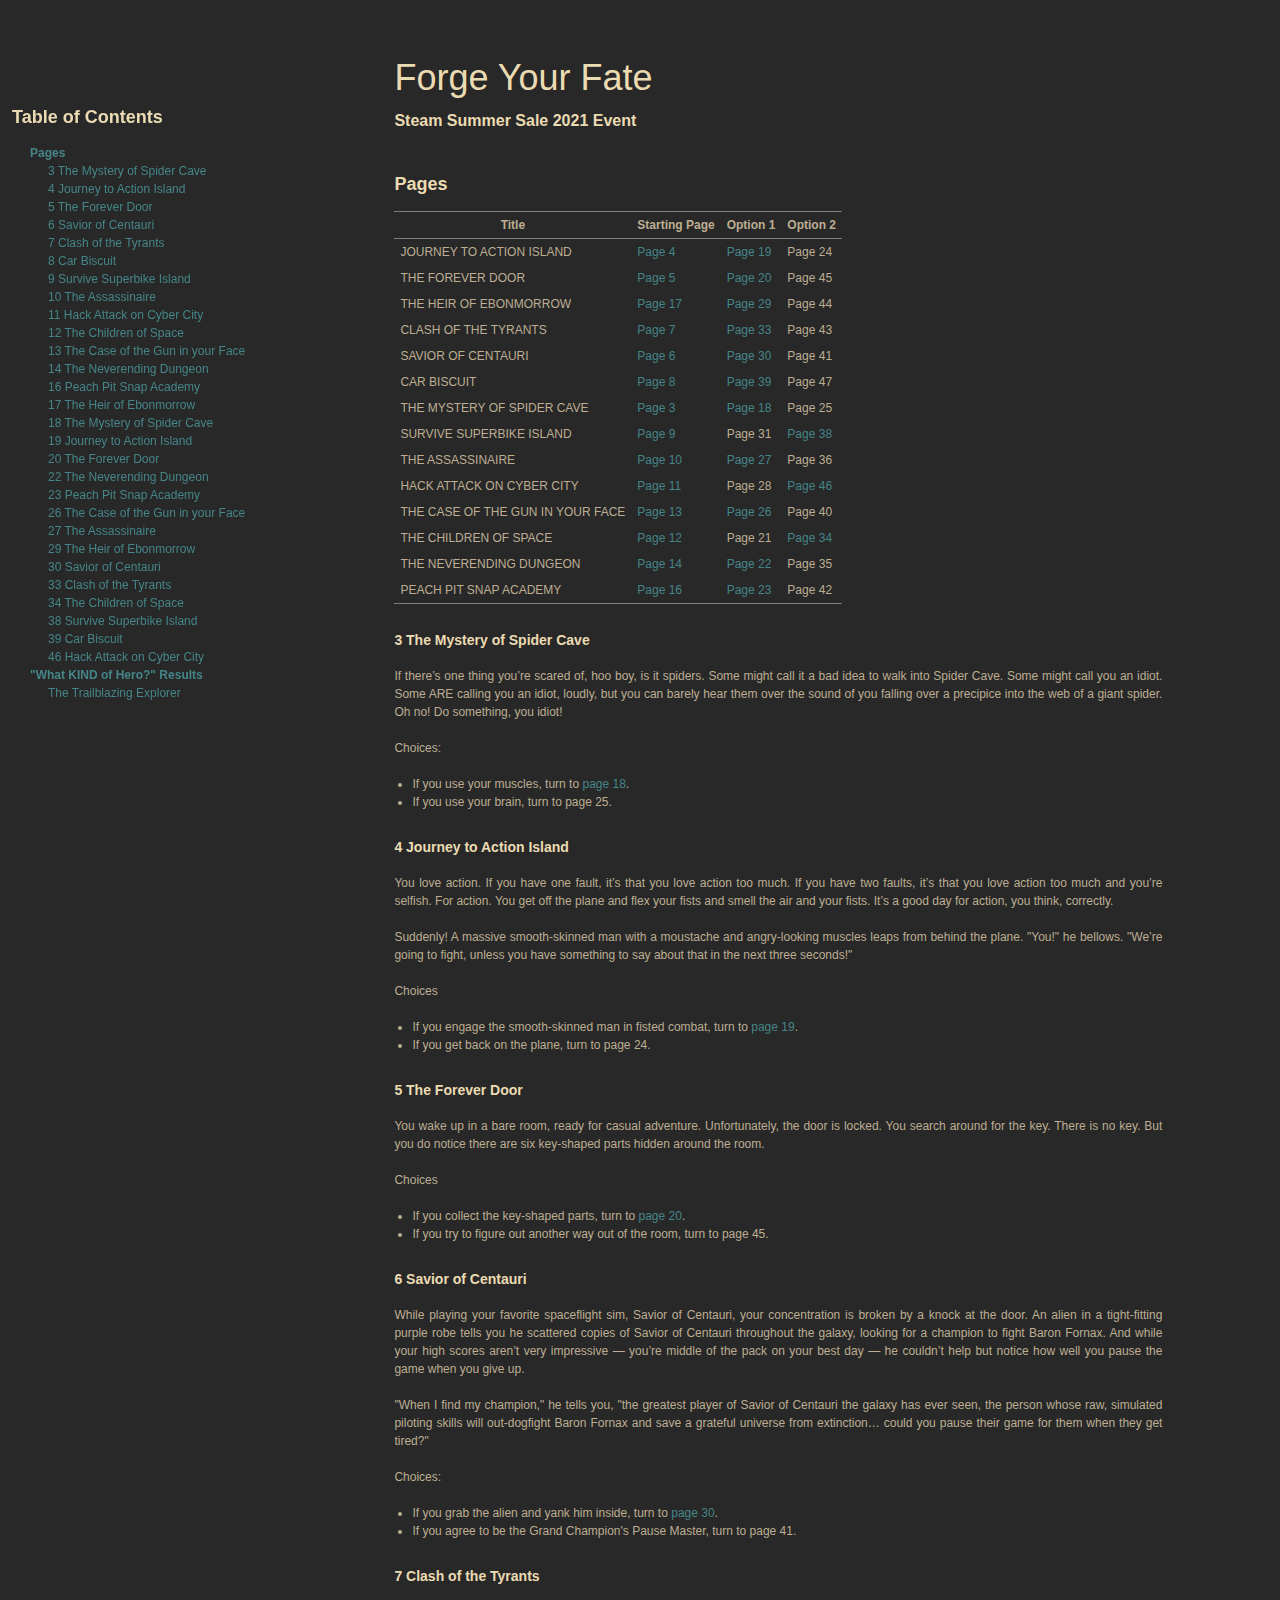
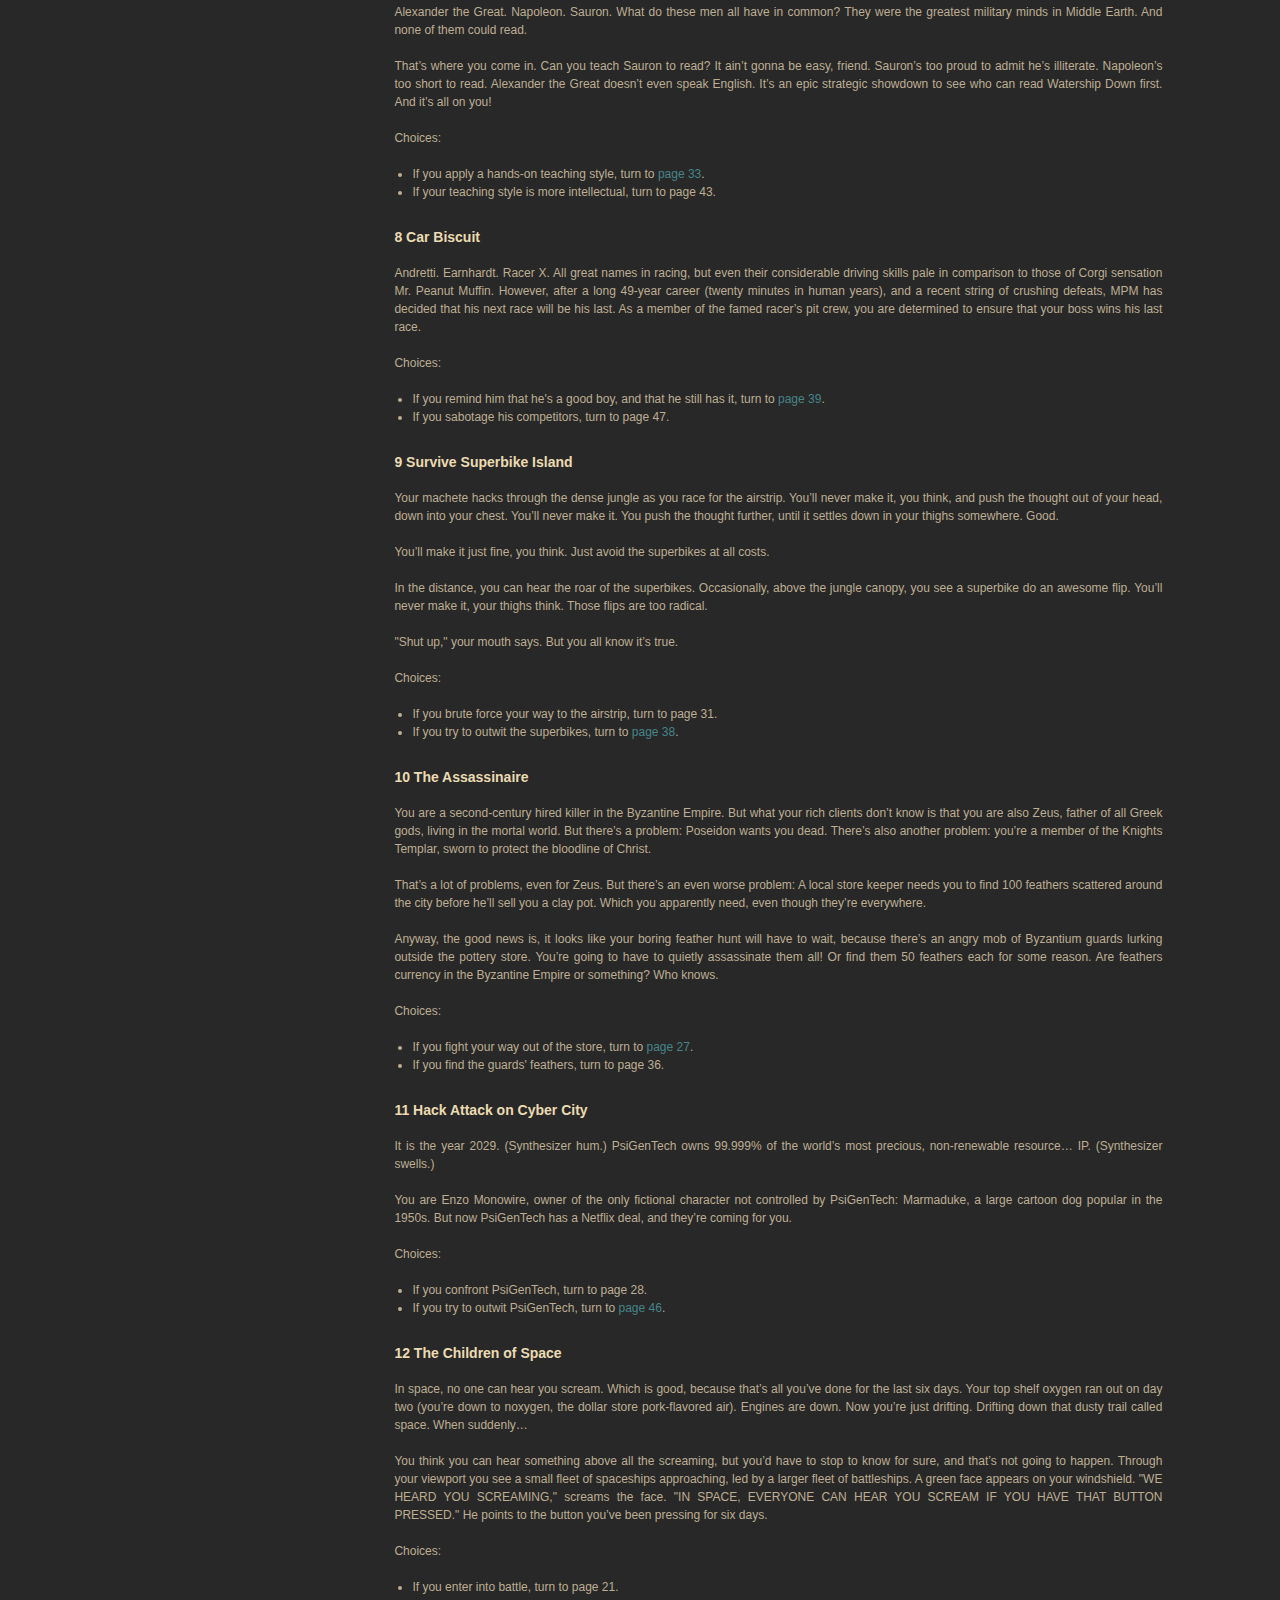
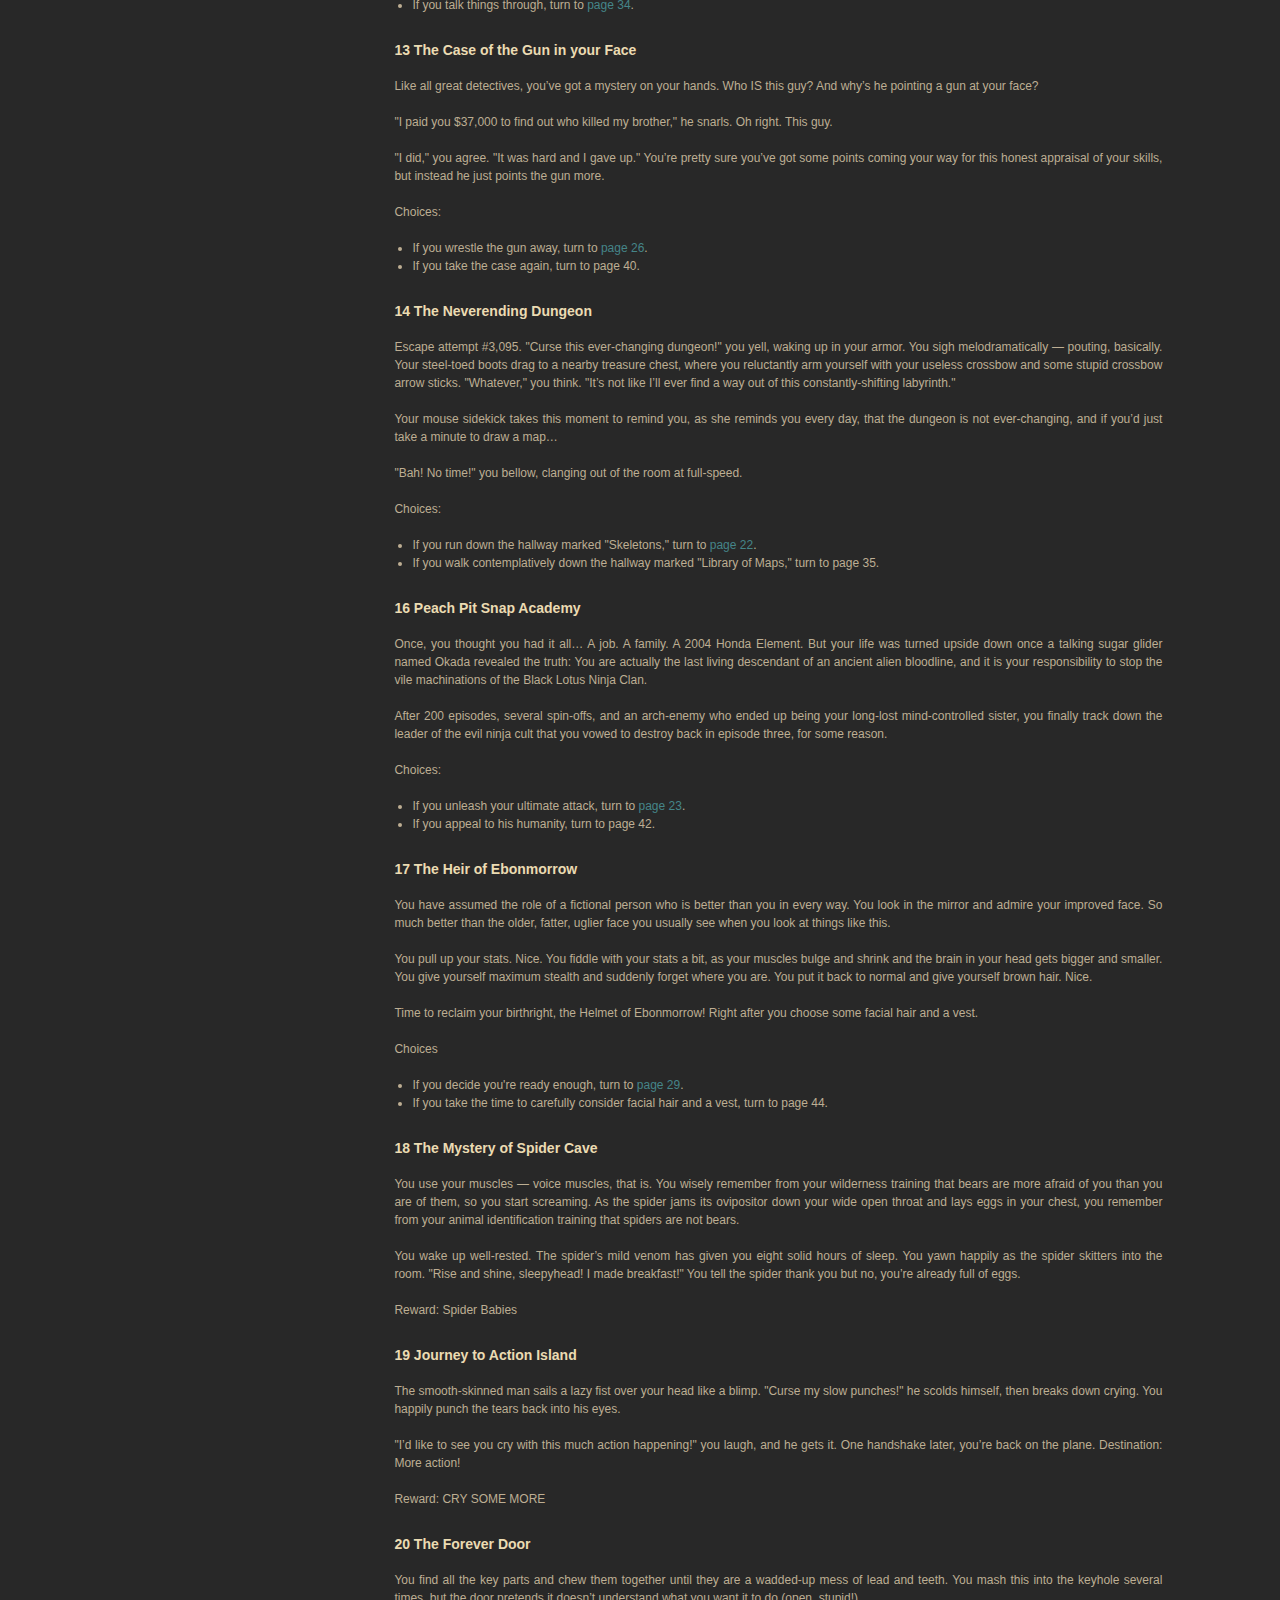
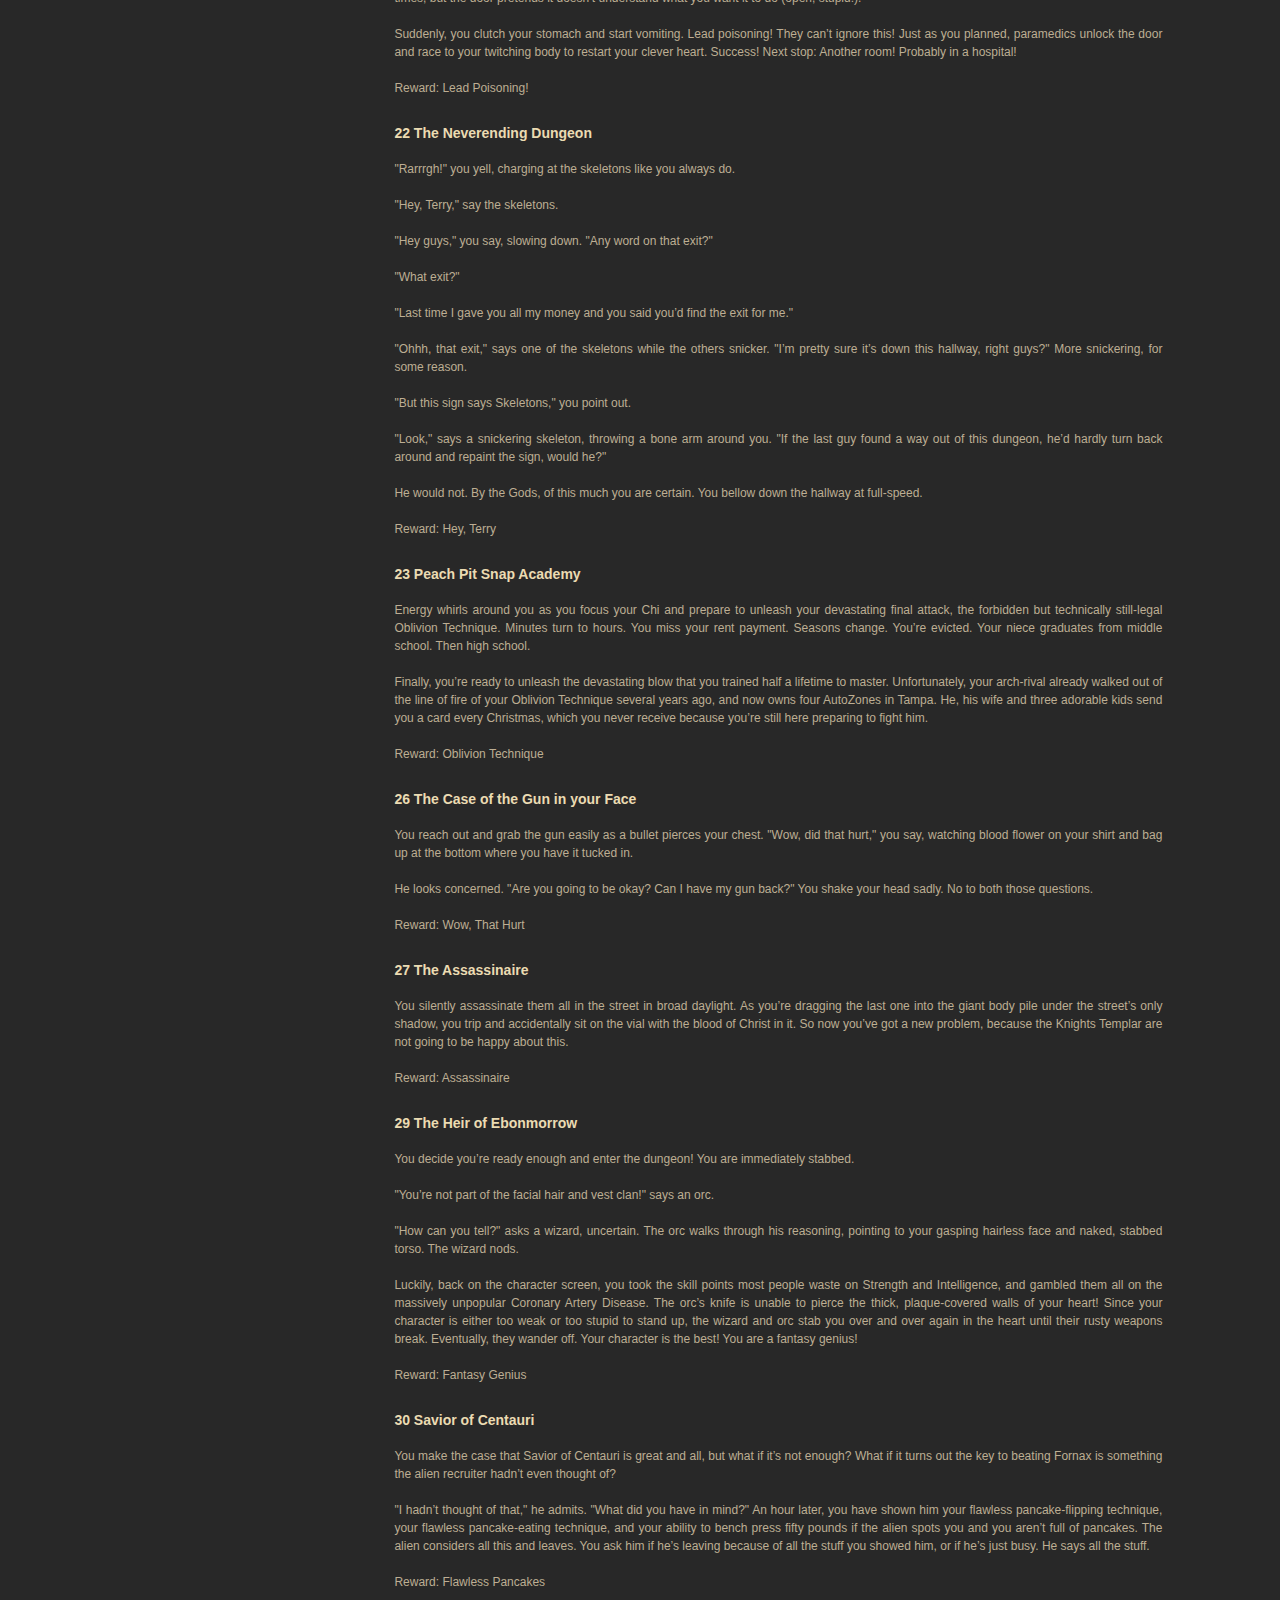
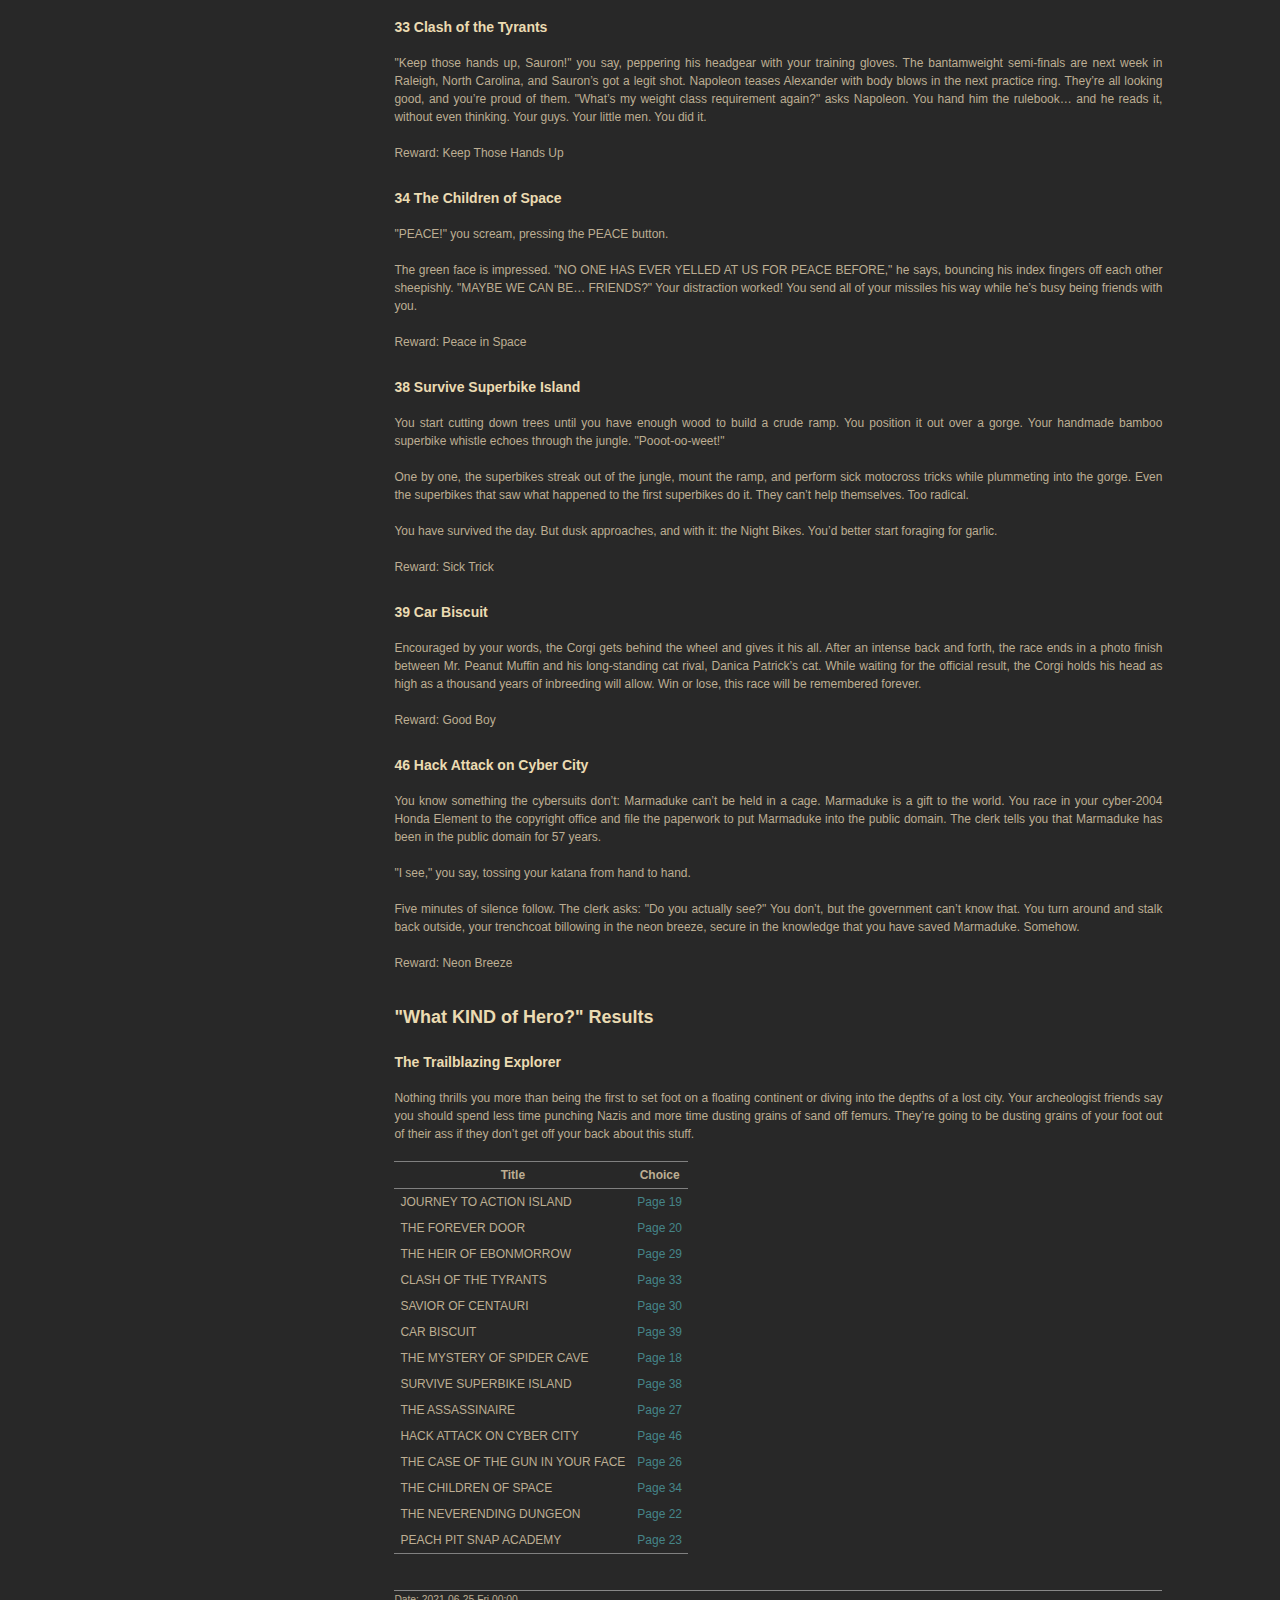
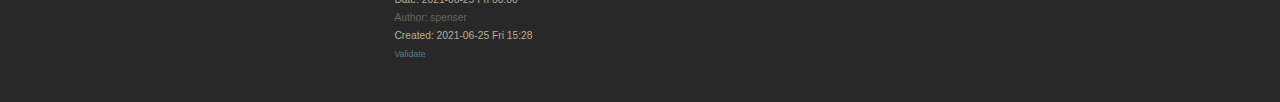
<file: steam-summer-sale-2021.html>
<?xml version="1.0" encoding="utf-8"?>
<!DOCTYPE html PUBLIC "-//W3C//DTD XHTML 1.0 Strict//EN"
"http://www.w3.org/TR/xhtml1/DTD/xhtml1-strict.dtd">
<html xmlns="http://www.w3.org/1999/xhtml" lang="en" xml:lang="en">
<head>
<!-- 2021-06-25 Fri 15:28 -->
<meta http-equiv="Content-Type" content="text/html;charset=utf-8" />
<meta name="viewport" content="width=device-width, initial-scale=1" />
<title>Forge Your Fate</title>
<meta name="generator" content="Org mode" />
<meta name="author" content="spenser" />
<style type="text/css">
 <!--/*--><![CDATA[/*><!--*/
  .title  { text-align: center;
             margin-bottom: .2em; }
  .subtitle { text-align: center;
              font-size: medium;
              font-weight: bold;
              margin-top:0; }
  .todo   { font-family: monospace; color: red; }
  .done   { font-family: monospace; color: green; }
  .priority { font-family: monospace; color: orange; }
  .tag    { background-color: #eee; font-family: monospace;
            padding: 2px; font-size: 80%; font-weight: normal; }
  .timestamp { color: #bebebe; }
  .timestamp-kwd { color: #5f9ea0; }
  .org-right  { margin-left: auto; margin-right: 0px;  text-align: right; }
  .org-left   { margin-left: 0px;  margin-right: auto; text-align: left; }
  .org-center { margin-left: auto; margin-right: auto; text-align: center; }
  .underline { text-decoration: underline; }
  #postamble p, #preamble p { font-size: 90%; margin: .2em; }
  p.verse { margin-left: 3%; }
  pre {
    border: 1px solid #ccc;
    box-shadow: 3px 3px 3px #eee;
    padding: 8pt;
    font-family: monospace;
    overflow: auto;
    margin: 1.2em;
  }
  pre.src {
    position: relative;
    overflow: auto;
    padding-top: 1.2em;
  }
  pre.src:before {
    display: none;
    position: absolute;
    background-color: white;
    top: -10px;
    right: 10px;
    padding: 3px;
    border: 1px solid black;
  }
  pre.src:hover:before { display: inline; margin-top: 14px;}
  /* Languages per Org manual */
  pre.src-asymptote:before { content: 'Asymptote'; }
  pre.src-awk:before { content: 'Awk'; }
  pre.src-C:before { content: 'C'; }
  /* pre.src-C++ doesn't work in CSS */
  pre.src-clojure:before { content: 'Clojure'; }
  pre.src-css:before { content: 'CSS'; }
  pre.src-D:before { content: 'D'; }
  pre.src-ditaa:before { content: 'ditaa'; }
  pre.src-dot:before { content: 'Graphviz'; }
  pre.src-calc:before { content: 'Emacs Calc'; }
  pre.src-emacs-lisp:before { content: 'Emacs Lisp'; }
  pre.src-fortran:before { content: 'Fortran'; }
  pre.src-gnuplot:before { content: 'gnuplot'; }
  pre.src-haskell:before { content: 'Haskell'; }
  pre.src-hledger:before { content: 'hledger'; }
  pre.src-java:before { content: 'Java'; }
  pre.src-js:before { content: 'Javascript'; }
  pre.src-latex:before { content: 'LaTeX'; }
  pre.src-ledger:before { content: 'Ledger'; }
  pre.src-lisp:before { content: 'Lisp'; }
  pre.src-lilypond:before { content: 'Lilypond'; }
  pre.src-lua:before { content: 'Lua'; }
  pre.src-matlab:before { content: 'MATLAB'; }
  pre.src-mscgen:before { content: 'Mscgen'; }
  pre.src-ocaml:before { content: 'Objective Caml'; }
  pre.src-octave:before { content: 'Octave'; }
  pre.src-org:before { content: 'Org mode'; }
  pre.src-oz:before { content: 'OZ'; }
  pre.src-plantuml:before { content: 'Plantuml'; }
  pre.src-processing:before { content: 'Processing.js'; }
  pre.src-python:before { content: 'Python'; }
  pre.src-R:before { content: 'R'; }
  pre.src-ruby:before { content: 'Ruby'; }
  pre.src-sass:before { content: 'Sass'; }
  pre.src-scheme:before { content: 'Scheme'; }
  pre.src-screen:before { content: 'Gnu Screen'; }
  pre.src-sed:before { content: 'Sed'; }
  pre.src-sh:before { content: 'shell'; }
  pre.src-sql:before { content: 'SQL'; }
  pre.src-sqlite:before { content: 'SQLite'; }
  /* additional languages in org.el's org-babel-load-languages alist */
  pre.src-forth:before { content: 'Forth'; }
  pre.src-io:before { content: 'IO'; }
  pre.src-J:before { content: 'J'; }
  pre.src-makefile:before { content: 'Makefile'; }
  pre.src-maxima:before { content: 'Maxima'; }
  pre.src-perl:before { content: 'Perl'; }
  pre.src-picolisp:before { content: 'Pico Lisp'; }
  pre.src-scala:before { content: 'Scala'; }
  pre.src-shell:before { content: 'Shell Script'; }
  pre.src-ebnf2ps:before { content: 'ebfn2ps'; }
  /* additional language identifiers per "defun org-babel-execute"
       in ob-*.el */
  pre.src-cpp:before  { content: 'C++'; }
  pre.src-abc:before  { content: 'ABC'; }
  pre.src-coq:before  { content: 'Coq'; }
  pre.src-groovy:before  { content: 'Groovy'; }
  /* additional language identifiers from org-babel-shell-names in
     ob-shell.el: ob-shell is the only babel language using a lambda to put
     the execution function name together. */
  pre.src-bash:before  { content: 'bash'; }
  pre.src-csh:before  { content: 'csh'; }
  pre.src-ash:before  { content: 'ash'; }
  pre.src-dash:before  { content: 'dash'; }
  pre.src-ksh:before  { content: 'ksh'; }
  pre.src-mksh:before  { content: 'mksh'; }
  pre.src-posh:before  { content: 'posh'; }
  /* Additional Emacs modes also supported by the LaTeX listings package */
  pre.src-ada:before { content: 'Ada'; }
  pre.src-asm:before { content: 'Assembler'; }
  pre.src-caml:before { content: 'Caml'; }
  pre.src-delphi:before { content: 'Delphi'; }
  pre.src-html:before { content: 'HTML'; }
  pre.src-idl:before { content: 'IDL'; }
  pre.src-mercury:before { content: 'Mercury'; }
  pre.src-metapost:before { content: 'MetaPost'; }
  pre.src-modula-2:before { content: 'Modula-2'; }
  pre.src-pascal:before { content: 'Pascal'; }
  pre.src-ps:before { content: 'PostScript'; }
  pre.src-prolog:before { content: 'Prolog'; }
  pre.src-simula:before { content: 'Simula'; }
  pre.src-tcl:before { content: 'tcl'; }
  pre.src-tex:before { content: 'TeX'; }
  pre.src-plain-tex:before { content: 'Plain TeX'; }
  pre.src-verilog:before { content: 'Verilog'; }
  pre.src-vhdl:before { content: 'VHDL'; }
  pre.src-xml:before { content: 'XML'; }
  pre.src-nxml:before { content: 'XML'; }
  /* add a generic configuration mode; LaTeX export needs an additional
     (add-to-list 'org-latex-listings-langs '(conf " ")) in .emacs */
  pre.src-conf:before { content: 'Configuration File'; }

  table { border-collapse:collapse; }
  caption.t-above { caption-side: top; }
  caption.t-bottom { caption-side: bottom; }
  td, th { vertical-align:top;  }
  th.org-right  { text-align: center;  }
  th.org-left   { text-align: center;   }
  th.org-center { text-align: center; }
  td.org-right  { text-align: right;  }
  td.org-left   { text-align: left;   }
  td.org-center { text-align: center; }
  dt { font-weight: bold; }
  .footpara { display: inline; }
  .footdef  { margin-bottom: 1em; }
  .figure { padding: 1em; }
  .figure p { text-align: center; }
  .equation-container {
    display: table;
    text-align: center;
    width: 100%;
  }
  .equation {
    vertical-align: middle;
  }
  .equation-label {
    display: table-cell;
    text-align: right;
    vertical-align: middle;
  }
  .inlinetask {
    padding: 10px;
    border: 2px solid gray;
    margin: 10px;
    background: #ffffcc;
  }
  #org-div-home-and-up
   { text-align: right; font-size: 70%; white-space: nowrap; }
  textarea { overflow-x: auto; }
  .linenr { font-size: smaller }
  .code-highlighted { background-color: #ffff00; }
  .org-info-js_info-navigation { border-style: none; }
  #org-info-js_console-label
    { font-size: 10px; font-weight: bold; white-space: nowrap; }
  .org-info-js_search-highlight
    { background-color: #ffff00; color: #000000; font-weight: bold; }
  .org-svg { width: 90%; }
  /*]]>*/-->
</style>
<link rel="stylesheet" type="text/css" href="diobla-info-custom.css"/>
<script type="text/javascript">
// @license magnet:?xt=urn:btih:e95b018ef3580986a04669f1b5879592219e2a7a&dn=public-domain.txt Public Domain
<!--/*--><![CDATA[/*><!--*/
     function CodeHighlightOn(elem, id)
     {
       var target = document.getElementById(id);
       if(null != target) {
         elem.classList.add("code-highlighted");
         target.classList.add("code-highlighted");
       }
     }
     function CodeHighlightOff(elem, id)
     {
       var target = document.getElementById(id);
       if(null != target) {
         elem.classList.remove("code-highlighted");
         target.classList.remove("code-highlighted");
       }
     }
    /*]]>*///-->
// @license-end
</script>
</head>
<body>
<div id="content">
<h1 class="title">Forge Your Fate
<br />
<span class="subtitle">Steam Summer Sale 2021 Event</span>
</h1>
<div id="table-of-contents">
<h2>Table of Contents</h2>
<div id="text-table-of-contents">
<ul>
<li><a href="#orgfecf641">Pages</a>
<ul>
<li><a href="#org0ef944b">3 The Mystery of Spider Cave</a></li>
<li><a href="#orgc488abf">4 Journey to Action Island</a></li>
<li><a href="#org11ef47d">5 The Forever Door</a></li>
<li><a href="#orgff56094">6 Savior of Centauri</a></li>
<li><a href="#orgf06c3f3">7 Clash of the Tyrants</a></li>
<li><a href="#orgf688be1">8 Car Biscuit</a></li>
<li><a href="#orga578c5c">9 Survive Superbike Island</a></li>
<li><a href="#org3886b83">10 The Assassinaire</a></li>
<li><a href="#orgbcefb2d">11 Hack Attack on Cyber City</a></li>
<li><a href="#orgc774a8e">12 The Children of Space</a></li>
<li><a href="#org2ace842">13 The Case of the Gun in your Face</a></li>
<li><a href="#org60dad24">14 The Neverending Dungeon</a></li>
<li><a href="#orge1dff68">16 Peach Pit Snap Academy</a></li>
<li><a href="#org8266f63">17 The Heir of Ebonmorrow</a></li>
<li><a href="#org5cda895">18 The Mystery of Spider Cave</a></li>
<li><a href="#orgcd5473a">19 Journey to Action Island</a></li>
<li><a href="#orgd45175f">20 The Forever Door</a></li>
<li><a href="#orgb489037">22 The Neverending Dungeon</a></li>
<li><a href="#org4c68cd7">23 Peach Pit Snap Academy</a></li>
<li><a href="#org19365fd">26 The Case of the Gun in your Face</a></li>
<li><a href="#org9266558">27 The Assassinaire</a></li>
<li><a href="#org3f9af54">29 The Heir of Ebonmorrow</a></li>
<li><a href="#orga23d5ab">30 Savior of Centauri</a></li>
<li><a href="#orgc9881a4">33 Clash of the Tyrants</a></li>
<li><a href="#orgba81151">34 The Children of Space</a></li>
<li><a href="#org61c602c">38 Survive Superbike Island</a></li>
<li><a href="#org5f157f2">39 Car Biscuit</a></li>
<li><a href="#orgde93794">46 Hack Attack on Cyber City</a></li>
</ul>
</li>
<li><a href="#org8dd38d5">"What KIND of Hero?" Results</a>
<ul>
<li><a href="#org7a82919">The Trailblazing Explorer</a></li>
</ul>
</li>
</ul>
</div>
</div>

<div id="outline-container-orgfecf641" class="outline-2">
<h2 id="orgfecf641">Pages</h2>
<div class="outline-text-2" id="text-orgfecf641">
<table id="org45b09d9" border="2" cellspacing="0" cellpadding="6" rules="groups" frame="hsides">


<colgroup>
<col  class="org-left" />

<col  class="org-left" />

<col  class="org-left" />

<col  class="org-left" />
</colgroup>
<thead>
<tr>
<th scope="col" class="org-left">Title</th>
<th scope="col" class="org-left">Starting Page</th>
<th scope="col" class="org-left">Option 1</th>
<th scope="col" class="org-left">Option 2</th>
</tr>
</thead>
<tbody>
<tr>
<td class="org-left">JOURNEY TO ACTION ISLAND</td>
<td class="org-left"><a href="#orgc488abf">Page 4</a></td>
<td class="org-left"><a href="#orgcd5473a">Page 19</a></td>
<td class="org-left">Page 24</td>
</tr>

<tr>
<td class="org-left">THE FOREVER DOOR</td>
<td class="org-left"><a href="#org11ef47d">Page 5</a></td>
<td class="org-left"><a href="#orgd45175f">Page 20</a></td>
<td class="org-left">Page 45</td>
</tr>

<tr>
<td class="org-left">THE HEIR OF EBONMORROW</td>
<td class="org-left"><a href="#org8266f63">Page 17</a></td>
<td class="org-left"><a href="#org3f9af54">Page 29</a></td>
<td class="org-left">Page 44</td>
</tr>

<tr>
<td class="org-left">CLASH OF THE TYRANTS</td>
<td class="org-left"><a href="#orgf06c3f3">Page 7</a></td>
<td class="org-left"><a href="#orgc9881a4">Page 33</a></td>
<td class="org-left">Page 43</td>
</tr>

<tr>
<td class="org-left">SAVIOR OF CENTAURI</td>
<td class="org-left"><a href="#orgff56094">Page 6</a></td>
<td class="org-left"><a href="#orga23d5ab">Page 30</a></td>
<td class="org-left">Page 41</td>
</tr>

<tr>
<td class="org-left">CAR BISCUIT</td>
<td class="org-left"><a href="#orgf688be1">Page 8</a></td>
<td class="org-left"><a href="#org5f157f2">Page 39</a></td>
<td class="org-left">Page 47</td>
</tr>

<tr>
<td class="org-left">THE MYSTERY OF SPIDER CAVE</td>
<td class="org-left"><a href="#org0ef944b">Page 3</a></td>
<td class="org-left"><a href="#org5cda895">Page 18</a></td>
<td class="org-left">Page 25</td>
</tr>

<tr>
<td class="org-left">SURVIVE SUPERBIKE ISLAND</td>
<td class="org-left"><a href="#orga578c5c">Page 9</a></td>
<td class="org-left">Page 31</td>
<td class="org-left"><a href="#org61c602c">Page 38</a></td>
</tr>

<tr>
<td class="org-left">THE ASSASSINAIRE</td>
<td class="org-left"><a href="#org3886b83">Page 10</a></td>
<td class="org-left"><a href="#org9266558">Page 27</a></td>
<td class="org-left">Page 36</td>
</tr>

<tr>
<td class="org-left">HACK ATTACK ON CYBER CITY</td>
<td class="org-left"><a href="#orgbcefb2d">Page 11</a></td>
<td class="org-left">Page 28</td>
<td class="org-left"><a href="#orgde93794">Page 46</a></td>
</tr>

<tr>
<td class="org-left">THE CASE OF THE GUN IN YOUR FACE</td>
<td class="org-left"><a href="#org2ace842">Page 13</a></td>
<td class="org-left"><a href="#org19365fd">Page 26</a></td>
<td class="org-left">Page 40</td>
</tr>

<tr>
<td class="org-left">THE CHILDREN OF SPACE</td>
<td class="org-left"><a href="#orgc774a8e">Page 12</a></td>
<td class="org-left">Page 21</td>
<td class="org-left"><a href="#orgba81151">Page 34</a></td>
</tr>

<tr>
<td class="org-left">THE NEVERENDING DUNGEON</td>
<td class="org-left"><a href="#org60dad24">Page 14</a></td>
<td class="org-left"><a href="#orgb489037">Page 22</a></td>
<td class="org-left">Page 35</td>
</tr>

<tr>
<td class="org-left">PEACH PIT SNAP ACADEMY</td>
<td class="org-left"><a href="#orge1dff68">Page 16</a></td>
<td class="org-left"><a href="#org4c68cd7">Page 23</a></td>
<td class="org-left">Page 42</td>
</tr>
</tbody>
</table>
</div>
<div id="outline-container-org0ef944b" class="outline-3">
<h3 id="org0ef944b">3 The Mystery of Spider Cave</h3>
<div class="outline-text-3" id="text-org0ef944b">
<p>
If there’s one thing you’re scared of, hoo boy, is it spiders. Some
might call it a bad idea to walk into Spider Cave. Some might call you
an idiot. Some ARE calling you an idiot, loudly, but you can barely
hear them over the sound of you falling over a precipice into the web
of a giant spider. Oh no! Do something, you idiot!
</p>

<p>
Choices:
</p>
<ul class="org-ul">
<li>If you use your muscles, turn to <a href="#org5cda895">page 18</a>.</li>
<li>If you use your brain, turn to page 25.</li>
</ul>
</div>
</div>
<div id="outline-container-orgc488abf" class="outline-3">
<h3 id="orgc488abf">4 Journey to Action Island</h3>
<div class="outline-text-3" id="text-orgc488abf">
<p>
You love action. If you have one fault, it’s that you love action too
much. If you have two faults, it’s that you love action too much and
you’re selfish. For action. You get off the plane and flex your fists
and smell the air and your fists. It’s a good day for action, you
think, correctly.
</p>

<p>
Suddenly! A massive smooth-skinned man with a moustache and
angry-looking muscles leaps from behind the plane. "You!" he
bellows. "We’re going to fight, unless you have something to say about
that in the next three seconds!"
</p>

<p>
Choices
</p>
<ul class="org-ul">
<li>If you engage the smooth-skinned man in fisted combat, turn to
<a href="#orgcd5473a">page 19</a>.</li>
<li>If you get back on the plane, turn to page 24.</li>
</ul>
</div>
</div>
<div id="outline-container-org11ef47d" class="outline-3">
<h3 id="org11ef47d">5 The Forever Door</h3>
<div class="outline-text-3" id="text-org11ef47d">
<p>
You wake up in a bare room, ready for casual adventure. Unfortunately,
the door is locked. You search around for the key. There is no
key. But you do notice there are six key-shaped parts hidden around
the room.
</p>

<p>
Choices
</p>
<ul class="org-ul">
<li>If you collect the key-shaped parts, turn to <a href="#orgd45175f">page 20</a>.</li>
<li>If you try to figure out another way out of the room, turn to
page 45.</li>
</ul>
</div>
</div>
<div id="outline-container-orgff56094" class="outline-3">
<h3 id="orgff56094">6 Savior of Centauri</h3>
<div class="outline-text-3" id="text-orgff56094">
<p>
While playing your favorite spaceflight sim, Savior of Centauri, your
concentration is broken by a knock at the door. An alien in a
tight-fitting purple robe tells you he scattered copies of Savior of
Centauri throughout the galaxy, looking for a champion to fight Baron
Fornax. And while your high scores aren’t very impressive — you’re
middle of the pack on your best day — he couldn’t help but notice how
well you pause the game when you give up.
</p>

<p>
"When I find my champion," he tells you, "the greatest player of
Savior of Centauri the galaxy has ever seen, the person whose raw,
simulated piloting skills will out-dogfight Baron Fornax and save a
grateful universe from extinction… could you pause their game for them
when they get tired?"
</p>

<p>
Choices:
</p>
<ul class="org-ul">
<li>If you grab the alien and yank him inside, turn to <a href="#orga23d5ab">page 30</a>.</li>
<li>If you agree to be the Grand Champion's Pause Master, turn to
page 41.</li>
</ul>
</div>
</div>
<div id="outline-container-orgf06c3f3" class="outline-3">
<h3 id="orgf06c3f3">7 Clash of the Tyrants</h3>
<div class="outline-text-3" id="text-orgf06c3f3">
<p>
Alexander the Great. Napoleon. Sauron. What do these men all have in
common? They were the greatest military minds in Middle Earth. And
none of them could read.
</p>

<p>
That’s where you come in. Can you teach Sauron to read? It ain’t gonna
be easy, friend. Sauron’s too proud to admit he’s
illiterate. Napoleon’s too short to read. Alexander the Great doesn’t
even speak English. It’s an epic strategic showdown to see who can
read Watership Down first. And it’s all on you!
</p>

<p>
Choices:
</p>
<ul class="org-ul">
<li>If you apply a hands-on teaching style, turn to <a href="#orgc9881a4">page 33</a>.</li>
<li>If your teaching style is more intellectual, turn to page 43.</li>
</ul>
</div>
</div>
<div id="outline-container-orgf688be1" class="outline-3">
<h3 id="orgf688be1">8 Car Biscuit</h3>
<div class="outline-text-3" id="text-orgf688be1">
<p>
Andretti. Earnhardt. Racer X. All great names in racing, but even
their considerable driving skills pale in comparison to those of Corgi
sensation Mr. Peanut Muffin. However, after a long 49-year career
(twenty minutes in human years), and a recent string of crushing
defeats, MPM has decided that his next race will be his last. As a
member of the famed racer’s pit crew, you are determined to ensure
that your boss wins his last race.
</p>

<p>
Choices:
</p>
<ul class="org-ul">
<li>If you remind him that he's a good boy, and that he still has it,
turn to <a href="#org5f157f2">page 39</a>.</li>
<li>If you sabotage his competitors, turn to page 47.</li>
</ul>
</div>
</div>
<div id="outline-container-orga578c5c" class="outline-3">
<h3 id="orga578c5c">9 Survive Superbike Island</h3>
<div class="outline-text-3" id="text-orga578c5c">
<p>
Your machete hacks through the dense jungle as you race for the
airstrip. You’ll never make it, you think, and push the thought out of
your head, down into your chest. You’ll never make it. You push the
thought further, until it settles down in your thighs somewhere. Good.
</p>

<p>
You’ll make it just fine, you think. Just avoid the superbikes at all
costs.
</p>

<p>
In the distance, you can hear the roar of the
superbikes. Occasionally, above the jungle canopy, you see a superbike
do an awesome flip. You’ll never make it, your thighs think. Those
flips are too radical.
</p>

<p>
"Shut up," your mouth says. But you all know it’s true.
</p>

<p>
Choices:
</p>
<ul class="org-ul">
<li>If you brute force your way to the airstrip, turn to page 31.</li>
<li>If you try to outwit the superbikes, turn to <a href="#org61c602c">page 38</a>.</li>
</ul>
</div>
</div>
<div id="outline-container-org3886b83" class="outline-3">
<h3 id="org3886b83">10 The Assassinaire</h3>
<div class="outline-text-3" id="text-org3886b83">
<p>
You are a second-century hired killer in the Byzantine Empire. But
what your rich clients don’t know is that you are also Zeus, father of
all Greek gods, living in the mortal world. But there’s a problem:
Poseidon wants you dead. There’s also another problem: you’re a member
of the Knights Templar, sworn to protect the bloodline of Christ.
</p>

<p>
That’s a lot of problems, even for Zeus. But there’s an even worse
problem: A local store keeper needs you to find 100 feathers scattered
around the city before he’ll sell you a clay pot. Which you apparently
need, even though they’re everywhere.
</p>

<p>
Anyway, the good news is, it looks like your boring feather hunt will
have to wait, because there’s an angry mob of Byzantium guards lurking
outside the pottery store. You’re going to have to quietly assassinate
them all! Or find them 50 feathers each for some reason. Are feathers
currency in the Byzantine Empire or something? Who knows.
</p>

<p>
Choices:
</p>
<ul class="org-ul">
<li>If you fight your way out of the store, turn to <a href="#org9266558">page 27</a>.</li>
<li>If you find the guards' feathers, turn to page 36.</li>
</ul>
</div>
</div>
<div id="outline-container-orgbcefb2d" class="outline-3">
<h3 id="orgbcefb2d">11 Hack Attack on Cyber City</h3>
<div class="outline-text-3" id="text-orgbcefb2d">
<p>
It is the year 2029. (Synthesizer hum.) PsiGenTech owns 99.999% of the
world’s most precious, non-renewable resource… IP. (Synthesizer
swells.)
</p>

<p>
You are Enzo Monowire, owner of the only fictional character not
controlled by PsiGenTech: Marmaduke, a large cartoon dog popular in
the 1950s. But now PsiGenTech has a Netflix deal, and they’re coming
for you.
</p>

<p>
Choices:
</p>
<ul class="org-ul">
<li>If you confront PsiGenTech, turn to page 28.</li>
<li>If you try to outwit PsiGenTech, turn to <a href="#orgde93794">page 46</a>.</li>
</ul>
</div>
</div>
<div id="outline-container-orgc774a8e" class="outline-3">
<h3 id="orgc774a8e">12 The Children of Space</h3>
<div class="outline-text-3" id="text-orgc774a8e">
<p>
In space, no one can hear you scream. Which is good, because that’s
all you’ve done for the last six days. Your top shelf oxygen ran out
on day two (you’re down to noxygen, the dollar store pork-flavored
air). Engines are down. Now you’re just drifting. Drifting down that
dusty trail called space. When suddenly…
</p>

<p>
You think you can hear something above all the screaming, but you’d
have to stop to know for sure, and that’s not going to happen. Through
your viewport you see a small fleet of spaceships approaching, led by
a larger fleet of battleships. A green face appears on your
windshield. "WE HEARD YOU SCREAMING," screams the face. "IN SPACE,
EVERYONE CAN HEAR YOU SCREAM IF YOU HAVE THAT BUTTON PRESSED." He
points to the button you’ve been pressing for six days.
</p>

<p>
Choices:
</p>
<ul class="org-ul">
<li>If you enter into battle, turn to page 21.</li>
<li>If you talk things through, turn to <a href="#orgba81151">page 34</a>.</li>
</ul>
</div>
</div>
<div id="outline-container-org2ace842" class="outline-3">
<h3 id="org2ace842">13 The Case of the Gun in your Face</h3>
<div class="outline-text-3" id="text-org2ace842">
<p>
Like all great detectives, you’ve got a mystery on your hands. Who IS
this guy? And why’s he pointing a gun at your face?
</p>

<p>
"I paid you $37,000 to find out who killed my brother," he snarls. Oh
right. This guy.
</p>

<p>
"I did," you agree. "It was hard and I gave up." You’re pretty sure
you’ve got some points coming your way for this honest appraisal of
your skills, but instead he just points the gun more.
</p>

<p>
Choices:
</p>
<ul class="org-ul">
<li>If you wrestle the gun away, turn to <a href="#org19365fd">page 26</a>.</li>
<li>If you take the case again, turn to page 40.</li>
</ul>
</div>
</div>
<div id="outline-container-org60dad24" class="outline-3">
<h3 id="org60dad24">14 The Neverending Dungeon</h3>
<div class="outline-text-3" id="text-org60dad24">
<p>
Escape attempt #3,095. "Curse this ever-changing dungeon!" you yell,
waking up in your armor.  You sigh melodramatically — pouting,
basically. Your steel-toed boots drag to a nearby treasure chest,
where you reluctantly arm yourself with your useless crossbow and some
stupid crossbow arrow sticks. "Whatever," you think. "It’s not like
I’ll ever find a way out of this constantly-shifting labyrinth."
</p>

<p>
Your mouse sidekick takes this moment to remind you, as she reminds
you every day, that the dungeon is not ever-changing, and if you’d
just take a minute to draw a map…
</p>

<p>
"Bah! No time!" you bellow, clanging out of the room at full-speed.
</p>

<p>
Choices:
</p>
<ul class="org-ul">
<li>If you run down the hallway marked "Skeletons," turn to <a href="#orgb489037">page 22</a>.</li>
<li>If you walk contemplatively down the hallway marked "Library of
Maps," turn to page 35.</li>
</ul>
</div>
</div>
<div id="outline-container-orge1dff68" class="outline-3">
<h3 id="orge1dff68">16 Peach Pit Snap Academy</h3>
<div class="outline-text-3" id="text-orge1dff68">
<p>
Once, you thought you had it all&#x2026;  A job.  A family. A 2004 Honda
Element. But your life was turned upside down once a talking sugar
glider named Okada revealed the truth: You are actually the last
living descendant of an ancient alien bloodline, and it is your
responsibility to stop the vile machinations of the Black Lotus Ninja
Clan.
</p>

<p>
After 200 episodes, several spin-offs, and an arch-enemy who ended up
being your long-lost mind-controlled sister, you finally track down
the leader of the evil ninja cult that you vowed to destroy back in
episode three, for some reason.
</p>

<p>
Choices:
</p>
<ul class="org-ul">
<li>If you unleash your ultimate attack, turn to <a href="#org4c68cd7">page 23</a>.</li>
<li>If you appeal to his humanity, turn to page 42.</li>
</ul>
</div>
</div>
<div id="outline-container-org8266f63" class="outline-3">
<h3 id="org8266f63">17 The Heir of Ebonmorrow</h3>
<div class="outline-text-3" id="text-org8266f63">
<p>
You have assumed the role of a fictional person who is better than you
in every way. You look in the mirror and admire your improved face. So
much better than the older, fatter, uglier face you usually see when
you look at things like this.
</p>

<p>
You pull up your stats. Nice. You fiddle with your stats a bit, as
your muscles bulge and shrink and the brain in your head gets bigger
and smaller. You give yourself maximum stealth and suddenly forget
where you are. You put it back to normal and give yourself brown
hair. Nice.
</p>

<p>
Time to reclaim your birthright, the Helmet of Ebonmorrow! Right after
you choose some facial hair and a vest.
</p>

<p>
Choices
</p>
<ul class="org-ul">
<li>If you decide you're ready enough, turn to <a href="#org3f9af54">page 29</a>.</li>
<li>If you take the time to carefully consider facial hair and a vest,
turn to page 44.</li>
</ul>
</div>
</div>
<div id="outline-container-org5cda895" class="outline-3">
<h3 id="org5cda895">18 The Mystery of Spider Cave</h3>
<div class="outline-text-3" id="text-org5cda895">
<p>
You use your muscles — voice muscles, that is. You wisely remember
from your wilderness training that bears are more afraid of you than
you are of them, so you start screaming. As the spider jams its
ovipositor down your wide open throat and lays eggs in your chest, you
remember from your animal identification training that spiders are not
bears.
</p>

<p>
You wake up well-rested. The spider’s mild venom has given you eight
solid hours of sleep. You yawn happily as the spider skitters into the
room. "Rise and shine, sleepyhead! I made breakfast!" You tell the
spider thank you but no, you’re already full of eggs.
</p>

<p>
Reward: Spider Babies
</p>
</div>
</div>
<div id="outline-container-orgcd5473a" class="outline-3">
<h3 id="orgcd5473a">19 Journey to Action Island</h3>
<div class="outline-text-3" id="text-orgcd5473a">
<p>
The smooth-skinned man sails a lazy fist over your head like a
blimp. "Curse my slow punches!" he scolds himself, then breaks down
crying. You happily punch the tears back into his eyes.
</p>

<p>
"I’d like to see you cry with this much action happening!" you laugh,
and he gets it. One handshake later, you’re back on the
plane. Destination: More action!
</p>

<p>
Reward: CRY SOME MORE
</p>
</div>
</div>
<div id="outline-container-orgd45175f" class="outline-3">
<h3 id="orgd45175f">20 The Forever Door</h3>
<div class="outline-text-3" id="text-orgd45175f">
<p>
You find all the key parts and chew them together until they are a
wadded-up mess of lead and teeth. You mash this into the keyhole
several times, but the door pretends it doesn’t understand what you
want it to do (open, stupid!).
</p>

<p>
Suddenly, you clutch your stomach and start vomiting. Lead poisoning!
They can’t ignore this! Just as you planned, paramedics unlock the
door and race to your twitching body to restart your clever
heart. Success! Next stop: Another room! Probably in a hospital!
</p>

<p>
Reward: Lead Poisoning!
</p>
</div>
</div>
<div id="outline-container-orgb489037" class="outline-3">
<h3 id="orgb489037">22 The Neverending Dungeon</h3>
<div class="outline-text-3" id="text-orgb489037">
<p>
"Rarrrgh!" you yell, charging at the skeletons like you always do.
</p>

<p>
"Hey, Terry," say the skeletons.
</p>

<p>
"Hey guys," you say, slowing down. "Any word on that exit?"
</p>

<p>
"What exit?"
</p>

<p>
"Last time I gave you all my money and you said you’d find the exit
for me."
</p>

<p>
"Ohhh, that exit," says one of the skeletons while the others
snicker. "I’m pretty sure it’s down this hallway, right guys?" More
snickering, for some reason.
</p>

<p>
"But this sign says Skeletons," you point out.
</p>

<p>
"Look," says a snickering skeleton, throwing a bone arm around
you. "If the last guy found a way out of this dungeon, he’d hardly
turn back around and repaint the sign, would he?"
</p>

<p>
He would not. By the Gods, of this much you are certain. You bellow
down the hallway at full-speed.
</p>

<p>
Reward: Hey, Terry
</p>
</div>
</div>
<div id="outline-container-org4c68cd7" class="outline-3">
<h3 id="org4c68cd7">23 Peach Pit Snap Academy</h3>
<div class="outline-text-3" id="text-org4c68cd7">
<p>
Energy whirls around you as you focus your Chi and prepare to unleash
your devastating final attack, the forbidden but technically
still-legal Oblivion Technique. Minutes turn to hours. You miss your
rent payment. Seasons change. You’re evicted. Your niece graduates
from middle school. Then high school.
</p>

<p>
Finally, you’re ready to unleash the devastating blow that you trained
half a lifetime to master. Unfortunately, your arch-rival already
walked out of the line of fire of your Oblivion Technique several
years ago, and now owns four AutoZones in Tampa. He, his wife and
three adorable kids send you a card every Christmas, which you never
receive because you’re still here preparing to fight him.
</p>

<p>
Reward: Oblivion Technique
</p>
</div>
</div>
<div id="outline-container-org19365fd" class="outline-3">
<h3 id="org19365fd">26 The Case of the Gun in your Face</h3>
<div class="outline-text-3" id="text-org19365fd">
<p>
You reach out and grab the gun easily as a bullet pierces your
chest. "Wow, did that hurt," you say, watching blood flower on your
shirt and bag up at the bottom where you have it tucked in.
</p>

<p>
He looks concerned. "Are you going to be okay? Can I have my gun
back?" You shake your head sadly. No to both those questions.
</p>

<p>
Reward: Wow, That Hurt
</p>
</div>
</div>
<div id="outline-container-org9266558" class="outline-3">
<h3 id="org9266558">27 The Assassinaire</h3>
<div class="outline-text-3" id="text-org9266558">
<p>
You silently assassinate them all in the street in broad daylight. As
you’re dragging the last one into the giant body pile under the
street’s only shadow, you trip and accidentally sit on the vial with
the blood of Christ in it. So now you’ve got a new problem, because
the Knights Templar are not going to be happy about this.
</p>

<p>
Reward: Assassinaire
</p>
</div>
</div>
<div id="outline-container-org3f9af54" class="outline-3">
<h3 id="org3f9af54">29 The Heir of Ebonmorrow</h3>
<div class="outline-text-3" id="text-org3f9af54">
<p>
You decide you’re ready enough and enter the dungeon! You are
immediately stabbed.
</p>

<p>
"You’re not part of the facial hair and vest clan!" says an orc.
</p>

<p>
"How can you tell?" asks a wizard, uncertain. The orc walks through
his reasoning, pointing to your gasping hairless face and naked,
stabbed torso. The wizard nods.
</p>

<p>
Luckily, back on the character screen, you took the skill points most
people waste on Strength and Intelligence, and gambled them all on the
massively unpopular Coronary Artery Disease. The orc’s knife is unable
to pierce the thick, plaque-covered walls of your heart! Since your
character is either too weak or too stupid to stand up, the wizard and
orc stab you over and over again in the heart until their rusty
weapons break. Eventually, they wander off. Your character is the
best! You are a fantasy genius!
</p>

<p>
Reward: Fantasy Genius
</p>
</div>
</div>
<div id="outline-container-orga23d5ab" class="outline-3">
<h3 id="orga23d5ab">30 Savior of Centauri</h3>
<div class="outline-text-3" id="text-orga23d5ab">
<p>
You make the case that Savior of Centauri is great and all, but what
if it’s not enough? What if it turns out the key to beating Fornax is
something the alien recruiter hadn’t even thought of?
</p>

<p>
"I hadn’t thought of that," he admits. "What did you have in mind?" An
hour later, you have shown him your flawless pancake-flipping
technique, your flawless pancake-eating technique, and your ability to
bench press fifty pounds if the alien spots you and you aren’t full of
pancakes. The alien considers all this and leaves. You ask him if he’s
leaving because of all the stuff you showed him, or if he’s just
busy. He says all the stuff.
</p>

<p>
Reward: Flawless Pancakes
</p>
</div>
</div>
<div id="outline-container-orgc9881a4" class="outline-3">
<h3 id="orgc9881a4">33 Clash of the Tyrants</h3>
<div class="outline-text-3" id="text-orgc9881a4">
<p>
"Keep those hands up, Sauron!" you say, peppering his headgear with
your training gloves. The bantamweight semi-finals are next week in
Raleigh, North Carolina, and Sauron’s got a legit shot. Napoleon
teases Alexander with body blows in the next practice ring. They’re
all looking good, and you’re proud of them. "What’s my weight class
requirement again?" asks Napoleon. You hand him the rulebook… and he
reads it, without even thinking. Your guys. Your little men. You did
it.
</p>

<p>
Reward: Keep Those Hands Up
</p>
</div>
</div>
<div id="outline-container-orgba81151" class="outline-3">
<h3 id="orgba81151">34 The Children of Space</h3>
<div class="outline-text-3" id="text-orgba81151">
<p>
"PEACE!" you scream, pressing the PEACE button.
</p>

<p>
The green face is impressed. "NO ONE HAS EVER YELLED AT US FOR PEACE
BEFORE," he says, bouncing his index fingers off each other
sheepishly. "MAYBE WE CAN BE&#x2026; FRIENDS?" Your distraction worked! You
send all of your missiles his way while he’s busy being friends with
you.
</p>

<p>
Reward: Peace in Space
</p>
</div>
</div>
<div id="outline-container-org61c602c" class="outline-3">
<h3 id="org61c602c">38 Survive Superbike Island</h3>
<div class="outline-text-3" id="text-org61c602c">
<p>
You start cutting down trees until you have enough wood to build a
crude ramp. You position it out over a gorge. Your handmade bamboo
superbike whistle echoes through the jungle. "Pooot-oo-weet!"
</p>

<p>
One by one, the superbikes streak out of the jungle, mount the ramp,
and perform sick motocross tricks while plummeting into the
gorge. Even the superbikes that saw what happened to the first
superbikes do it. They can’t help themselves. Too radical.
</p>

<p>
You have survived the day.  But dusk approaches, and with it: the
Night Bikes. You’d better start foraging for garlic.
</p>

<p>
Reward: Sick Trick
</p>
</div>
</div>
<div id="outline-container-org5f157f2" class="outline-3">
<h3 id="org5f157f2">39 Car Biscuit</h3>
<div class="outline-text-3" id="text-org5f157f2">
<p>
Encouraged by your words, the Corgi gets behind the wheel and gives it
his all.  After an intense back and forth, the race ends in a photo
finish between Mr. Peanut Muffin and his long-standing cat rival,
Danica Patrick’s cat. While waiting for the official result, the Corgi
holds his head as high as a thousand years of inbreeding will
allow. Win or lose, this race will be remembered forever.
</p>

<p>
Reward: Good Boy
</p>
</div>
</div>
<div id="outline-container-orgde93794" class="outline-3">
<h3 id="orgde93794">46 Hack Attack on Cyber City</h3>
<div class="outline-text-3" id="text-orgde93794">
<p>
You know something the cybersuits don’t: Marmaduke can’t be held in a
cage. Marmaduke is a gift to the world. You race in your cyber-2004
Honda Element to the copyright office and file the paperwork to put
Marmaduke into the public domain. The clerk tells you that Marmaduke
has been in the public domain for 57 years.
</p>

<p>
"I see," you say, tossing your katana from hand to hand.
</p>

<p>
Five minutes of silence follow. The clerk asks: "Do you actually see?"
You don’t, but the government can’t know that. You turn around and
stalk back outside, your trenchcoat billowing in the neon breeze,
secure in the knowledge that you have saved Marmaduke. Somehow.
</p>

<p>
Reward: Neon Breeze
</p>
</div>
</div>
</div>
<div id="outline-container-org8dd38d5" class="outline-2">
<h2 id="org8dd38d5">"What KIND of Hero?" Results</h2>
<div class="outline-text-2" id="text-org8dd38d5">
</div>
<div id="outline-container-org7a82919" class="outline-3">
<h3 id="org7a82919">The Trailblazing Explorer</h3>
<div class="outline-text-3" id="text-org7a82919">
<p>
Nothing thrills you more than being the first to set foot on a
floating continent or diving into the depths of a lost city. Your
archeologist friends say you should spend less time punching Nazis and
more time dusting grains of sand off femurs. They’re going to be
dusting grains of your foot out of their ass if they don’t get off
your back about this stuff.
</p>

<table id="orgeab9a15" border="2" cellspacing="0" cellpadding="6" rules="groups" frame="hsides">


<colgroup>
<col  class="org-left" />

<col  class="org-left" />
</colgroup>
<thead>
<tr>
<th scope="col" class="org-left">Title</th>
<th scope="col" class="org-left">Choice</th>
</tr>
</thead>
<tbody>
<tr>
<td class="org-left">JOURNEY TO ACTION ISLAND</td>
<td class="org-left"><a href="#orgcd5473a">Page 19</a></td>
</tr>

<tr>
<td class="org-left">THE FOREVER DOOR</td>
<td class="org-left"><a href="#orgd45175f">Page 20</a></td>
</tr>

<tr>
<td class="org-left">THE HEIR OF EBONMORROW</td>
<td class="org-left"><a href="#org3f9af54">Page 29</a></td>
</tr>

<tr>
<td class="org-left">CLASH OF THE TYRANTS</td>
<td class="org-left"><a href="#orgc9881a4">Page 33</a></td>
</tr>

<tr>
<td class="org-left">SAVIOR OF CENTAURI</td>
<td class="org-left"><a href="#orga23d5ab">Page 30</a></td>
</tr>

<tr>
<td class="org-left">CAR BISCUIT</td>
<td class="org-left"><a href="#org5f157f2">Page 39</a></td>
</tr>

<tr>
<td class="org-left">THE MYSTERY OF SPIDER CAVE</td>
<td class="org-left"><a href="#org5cda895">Page 18</a></td>
</tr>

<tr>
<td class="org-left">SURVIVE SUPERBIKE ISLAND</td>
<td class="org-left"><a href="#org61c602c">Page 38</a></td>
</tr>

<tr>
<td class="org-left">THE ASSASSINAIRE</td>
<td class="org-left"><a href="#org9266558">Page 27</a></td>
</tr>

<tr>
<td class="org-left">HACK ATTACK ON CYBER CITY</td>
<td class="org-left"><a href="#orgde93794">Page 46</a></td>
</tr>

<tr>
<td class="org-left">THE CASE OF THE GUN IN YOUR FACE</td>
<td class="org-left"><a href="#org19365fd">Page 26</a></td>
</tr>

<tr>
<td class="org-left">THE CHILDREN OF SPACE</td>
<td class="org-left"><a href="#orgba81151">Page 34</a></td>
</tr>

<tr>
<td class="org-left">THE NEVERENDING DUNGEON</td>
<td class="org-left"><a href="#orgb489037">Page 22</a></td>
</tr>

<tr>
<td class="org-left">PEACH PIT SNAP ACADEMY</td>
<td class="org-left"><a href="#org4c68cd7">Page 23</a></td>
</tr>
</tbody>
</table>
</div>
</div>
</div>
</div>
<div id="postamble" class="status">
<p class="date">Date: 2021-06-25 Fri 00:00</p>
<p class="author">Author: spenser</p>
<p class="date">Created: 2021-06-25 Fri 15:28</p>
<p class="validation"><a href="https://validator.w3.org/check?uri=referer">Validate</a></p>
</div>
</body>
</html>
</file>
<file: docs/mobile-hack-lol.css>
body {
	width: 80%;
	margin: auto;
	margin-left: auto;
}

#table-of-contents {
	position: static;
	left: 0px; top 0px;
	width: auto;
}
</file>
<file: docs/diobla-info-custom.css>
<!--/*--><![CDATA[/*><!--*/
/** RESETS **/

html,body,div,span,dl,dt,dd,ul,ol,li,a,table,h1,h2,h3,h4,h5,h6,p,pre,form,fieldset,blockquote,.src,.example{margin:0px;padding:0px;font-weight:normal;text-decoration:none;font-size:inherit;color:inherit;}

.section-number-1,.section-number-2,.section-number-3,.section-number-4,.section-number-5,.section-number-6{font-weight:inherit;}

.float-right{float:right;}

.author{
color:#666;
line-height:3em;
}

body{
    font:87.5% "Georgia Serif", Times, Palatino, "Times New Roman", serif;
    background: #DCDCDC;
}
a{color:blue;}
html>body{font-size:14px;}

body{
    width:80em;
    padding:1.5em;
    padding-top:6em;
    margin: auto;
	margin-left: 28%;

}

p{
    line-height:1.5em;
    font-size:1em;
    margin-top:1.5em;
    margin-bottom:1.5em;
}
.post_list{
    margin-top:1.5em;
}

.title{text-align:left;}



h1{font-size:2.5em;line-height:1.2em;}
h2{font-size:1.5em;line-height:1em;margin-top:2em;margin-bottom:1em;}
h3{
    font-size:1.1667em;
    line-height: 1.286em;
    margin-top:1.929em;
    margin-bottom:0.643em;
    font-weight:bolder;
}
h4{
    font-weight:bold;
    line-height:3em;
}




/*p + dl{
    margin-top:-1.5em;
    border:1px solid red;
}*/
dt{font-weight:bold;}
dd{padding-left:1.5em;}

li{
    font-size:100%;
    line-height:1.5em;
}


div{margin:0!important;padding:0!important;}
/*table{display:none;}*/
.src,.example{margin:0;padding:1em;font-size:1em;line-height:1.5em;
}
.src{background:#444;color:#fff;}
.example{background:#242834;color:#fff;padding:.75em}



.header{
    font-family:Arial,Helvetica,Verdana,sans-serif;
    vertical-align:text-top;
    position:absolute;
    top:0px;left:0px;
    right:0px;
    background:#345;
    padding:.75em 1.5em!important;
    border-bottom:1.5em solid #EBD6D6;
    border-bottom-color:#9FB8D3;
    background:#0F4D92;

    border-bottom:1em solid #cdf;
    background:#444;
    background:#49A;
    background:transparent;
    background:#eef0ff;

    background:#933;
    background:#A55;

    border-color:#EDD;

    /*background: #939;
    border-color:#EDE;*/

    /* background:#359; */
    /* border-color:#9AC; */

}





.header h1{
font:1.75em Arial,Helvetica,Verdana,sans-serif;
line-height:1.166em;
font-weight:bold;
color:#b90;
color:#06a;
color:#fff;

text-shadow: #822 0px 0px 2px;

font-weight:normal;
display:inline;
}
.header h1 em{
    color:#b90;
    color:#fc2;
    color:#b90;
    color:#db2;
    color:#fd4;
    font-weight:bold;
    font-style:normal;
}
.header * {vertical-align:middle;}

.header ul {
    display:inline;
    padding-left:1.5em;
    margin-left:0!important;
}
.header li {
    display:inline;
    padding:0 .75em;
}
.header li a{
    text-decoration:none;
    color:#ffd;
}


/*dl{display:none;}*/



ol{margin-left:1.5em;}
ul{
    list-style-type: disc;
    margin-left:1.5em;
}
ul ul{
    list-style-type:circle;
}

#table-of-contents ul{list-style-type:none;}
#text-table-of-contents > ul:first-child > li > a{ font-weight:bold;}




#postamble p,#postamble a{
    font-size:.857em;
    line-height:1.75em;
    padding:0;
    margin:0;
}
#postamble{
    margin:1.75em 0!important;
    border-top:1px solid #888;
}

blockquote{
    margin-left:1em;
}











/*** blue **/
a{}
.header a{background:inherit;}
h1,h2,h3,h4,h5,h6, #text-table-of-contents li{
    color:#026;
    color:#0A3361;
    font-weight:normal;
}
.header{background:#0F4D92;border-bottom-color:#AFC4DB
}

/*.header h1{text-shadow: #228 0px 0px 2px;}*/








h1,h2,h3,h4,h5,h6{
    color:#373737;
    font-weight:bolder;
}

h1.title{font-weight:normal;font-size:3em;line-height:1em;}

body{width:60%;}
img{max-width:48em;}

body{text-align:justify;
     font:12px "Lucida Grande","Trebuchet MS","Bitstream Vera Sans",Verdana,Helvetica,sans-serif !important;
     color:#272727;
}
code{
    font-weight:inherit;
    color:#048;
    color:black;

}

a{color:#00e}
a:visited{color:#551A8B}


.figure {
    background:#ddd;
    border:1px solid #ccc;
    font-size:.90em;
    line-height:1.666em;
    padding:1.5em!important;
    text-align:left!important;
    margin-bottom:1.666em;
}

.outline-2{
    margin:3em 0!important;
}


body{padding-top:5em;padding-left:3em;}
.header{
    padding-left:3!important;
}
.header h1, .header h1 em {
    text-shadow:none;
    font-size:1.5em!important;
}

.header {
    background:transparent;
    padding-left:3em!important;
    border-bottom:none;
    color:inherit!important;
    background:#dde8ff;
    border-bottom:1px solid #c3d9ff;
}
.header h1, .header h1 em {
    text-shadow:none;
    color:#06c;

    font-family:"Georgia Serif", Times, Palatino, "Times New Roman", serif;
}
.header li a {
    color:inherit!important;
    text-decoration:underline;
}

#text-table-of-contents a {

}

/* Fixed TOC */
#table-of-contents {
	position: fixed;
	left: 1em; top: 6em;
	width: 25%;
}

/* New color assignments */
body {
	color: #bdae93;
	background-color: #282828;
}

h1, h2, h3, h4, h5, h6 {
	color: #ebdbb2;
}

a:link {
	color: #458588;
}

a:visited {
	color: #b16286;
}

a:hover {
	border-bottom: 1px dotted;
}

a:active {
	color: #689d6a;
}

/*]]>*/-->
</file>
<file: diobla-info-custom.css>
<!--/*--><![CDATA[/*><!--*/
/** RESETS **/

html,body,div,span,dl,dt,dd,ul,ol,li,a,table,h1,h2,h3,h4,h5,h6,p,pre,form,fieldset,blockquote,.src,.example{margin:0px;padding:0px;font-weight:normal;text-decoration:none;font-size:inherit;color:inherit;}

.section-number-1,.section-number-2,.section-number-3,.section-number-4,.section-number-5,.section-number-6{font-weight:inherit;}

.float-right{float:right;}

.author{
color:#666;
line-height:3em;
}

body{
    font:87.5% "Georgia Serif", Times, Palatino, "Times New Roman", serif;
    background: #DCDCDC;
}
a{color:blue;}
html>body{font-size:14px;}

body{
    width:80em;
    padding:1.5em;
    padding-top:6em;
    margin: auto;
	margin-left: 28%;

}

p{
    line-height:1.5em;
    font-size:1em;
    margin-top:1.5em;
    margin-bottom:1.5em;
}
.post_list{
    margin-top:1.5em;
}

.title{text-align:left;}



h1{font-size:2.5em;line-height:1.2em;}
h2{font-size:1.5em;line-height:1em;margin-top:2em;margin-bottom:1em;}
h3{
    font-size:1.1667em;
    line-height: 1.286em;
    margin-top:1.929em;
    margin-bottom:0.643em;
    font-weight:bolder;
}
h4{
    font-weight:bold;
    line-height:3em;
}




/*p + dl{
    margin-top:-1.5em;
    border:1px solid red;
}*/
dt{font-weight:bold;}
dd{padding-left:1.5em;}

li{
    font-size:100%;
    line-height:1.5em;
}


div{margin:0!important;padding:0!important;}
/*table{display:none;}*/
.src,.example{margin:0;padding:1em;font-size:1em;line-height:1.5em;
}
.src{background:#444;color:#fff;}
.example{background:#242834;color:#fff;padding:.75em}



.header{
    font-family:Arial,Helvetica,Verdana,sans-serif;
    vertical-align:text-top;
    position:absolute;
    top:0px;left:0px;
    right:0px;
    background:#345;
    padding:.75em 1.5em!important;
    border-bottom:1.5em solid #EBD6D6;
    border-bottom-color:#9FB8D3;
    background:#0F4D92;

    border-bottom:1em solid #cdf;
    background:#444;
    background:#49A;
    background:transparent;
    background:#eef0ff;

    background:#933;
    background:#A55;

    border-color:#EDD;

    /*background: #939;
    border-color:#EDE;*/

    /* background:#359; */
    /* border-color:#9AC; */

}





.header h1{
font:1.75em Arial,Helvetica,Verdana,sans-serif;
line-height:1.166em;
font-weight:bold;
color:#b90;
color:#06a;
color:#fff;

text-shadow: #822 0px 0px 2px;

font-weight:normal;
display:inline;
}
.header h1 em{
    color:#b90;
    color:#fc2;
    color:#b90;
    color:#db2;
    color:#fd4;
    font-weight:bold;
    font-style:normal;
}
.header * {vertical-align:middle;}

.header ul {
    display:inline;
    padding-left:1.5em;
    margin-left:0!important;
}
.header li {
    display:inline;
    padding:0 .75em;
}
.header li a{
    text-decoration:none;
    color:#ffd;
}


/*dl{display:none;}*/



ol{margin-left:1.5em;}
ul{
    list-style-type: disc;
    margin-left:1.5em;
}
ul ul{
    list-style-type:circle;
}

#table-of-contents ul{list-style-type:none;}
#text-table-of-contents > ul:first-child > li > a{ font-weight:bold;}




#postamble p,#postamble a{
    font-size:.857em;
    line-height:1.75em;
    padding:0;
    margin:0;
}
#postamble{
    margin:1.75em 0!important;
    border-top:1px solid #888;
}

blockquote{
    margin-left:1em;
}











/*** blue **/
a{}
.header a{background:inherit;}
h1,h2,h3,h4,h5,h6, #text-table-of-contents li{
    color:#026;
    color:#0A3361;
    font-weight:normal;
}
.header{background:#0F4D92;border-bottom-color:#AFC4DB
}

/*.header h1{text-shadow: #228 0px 0px 2px;}*/








h1,h2,h3,h4,h5,h6{
    color:#373737;
    font-weight:bolder;
}

h1.title{font-weight:normal;font-size:3em;line-height:1em;}

body{width:60%;}
img{max-width:48em;}

body{text-align:justify;
     font:12px "Lucida Grande","Trebuchet MS","Bitstream Vera Sans",Verdana,Helvetica,sans-serif !important;
     color:#272727;
}
code{
    font-weight:inherit;
    color:#048;
    color:black;

}

a{color:#00e}
a:visited{color:#551A8B}


.figure {
    background:#ddd;
    border:1px solid #ccc;
    font-size:.90em;
    line-height:1.666em;
    padding:1.5em!important;
    text-align:left!important;
    margin-bottom:1.666em;
}

.outline-2{
    margin:3em 0!important;
}


body{padding-top:5em;padding-left:3em;}
.header{
    padding-left:3!important;
}
.header h1, .header h1 em {
    text-shadow:none;
    font-size:1.5em!important;
}

.header {
    background:transparent;
    padding-left:3em!important;
    border-bottom:none;
    color:inherit!important;
    background:#dde8ff;
    border-bottom:1px solid #c3d9ff;
}
.header h1, .header h1 em {
    text-shadow:none;
    color:#06c;

    font-family:"Georgia Serif", Times, Palatino, "Times New Roman", serif;
}
.header li a {
    color:inherit!important;
    text-decoration:underline;
}

#text-table-of-contents a {

}

/* Fixed TOC */
#table-of-contents {
	position: fixed;
	left: 1em; top: 6em;
	width: 25%;
}

/* New color assignments */
body {
	color: #bdae93;
	background-color: #282828;
}

h1, h2, h3, h4, h5, h6 {
	color: #ebdbb2;
}

a:link {
	color: #458588;
}

a:visited {
	color: #b16286;
}

a:hover {
	border-bottom: 1px dotted;
}

a:active {
	color: #689d6a;
}

/*]]>*/-->
</file>
